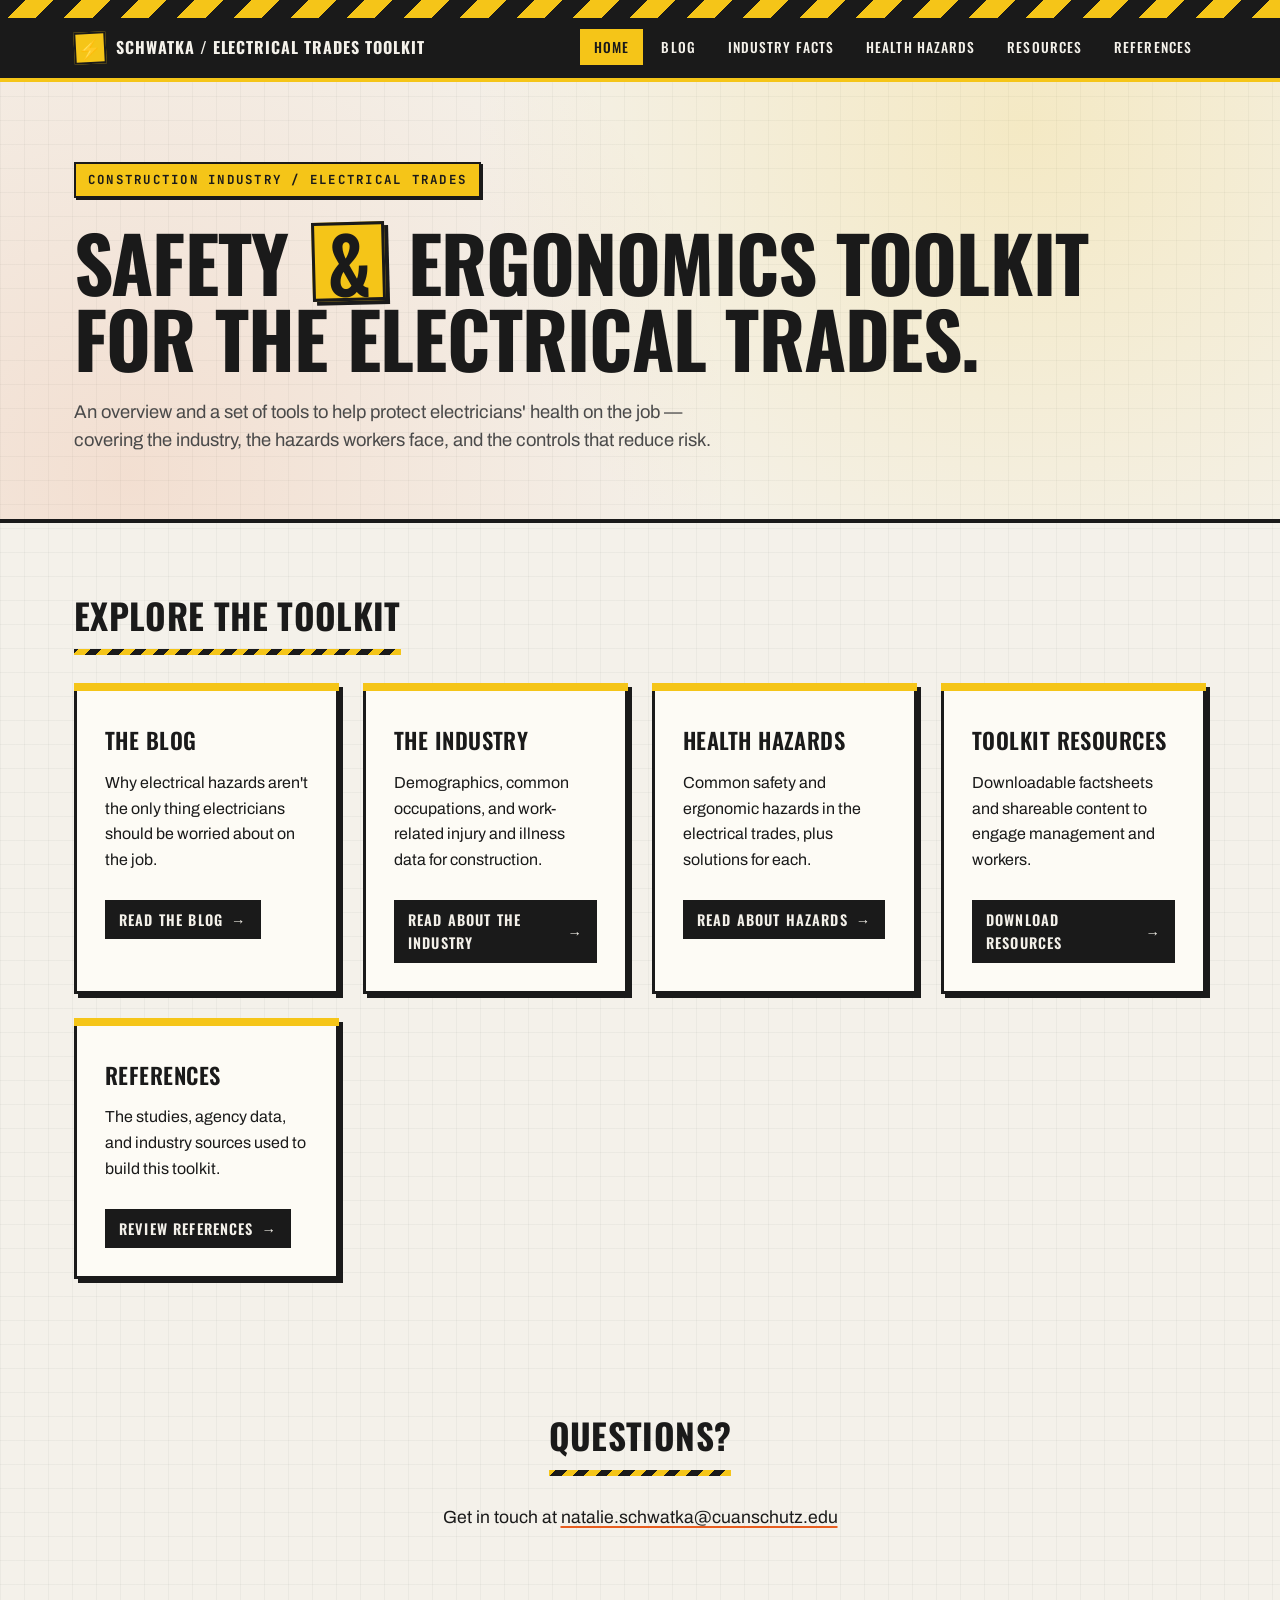
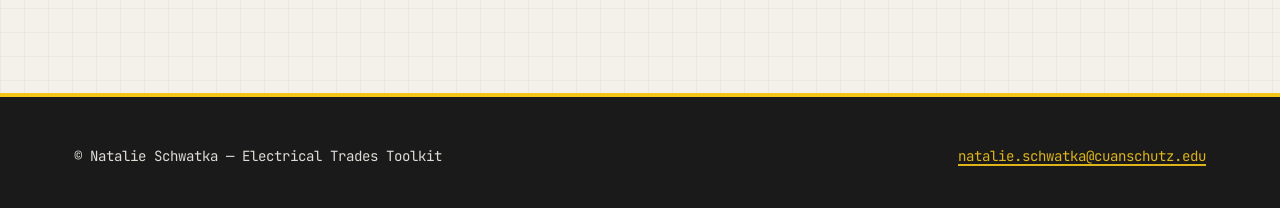
<file: index.html>
<!DOCTYPE html>
<html lang="en">
<head>
<meta charset="UTF-8">
<meta name="viewport" content="width=device-width, initial-scale=1.0">
<title>Electrical Trades Toolkit — Natalie Schwatka</title>
<meta name="description" content="Occupational safety and ergonomics tool kit for the construction industry: electrical trades.">
<link rel="stylesheet" href="styles.css">
</head>
<body>

<div class="hazard-stripe"></div>

<header class="site-header">
  <div class="header-inner">
    <div class="brand">
      <span class="brand-mark">⚡</span>
      <a href="index.html">Schwatka / Electrical Trades Toolkit</a>
    </div>
    <nav class="main-nav" aria-label="Main">
      <ul>
        <li><a href="index.html" class="active">Home</a></li>
        <li><a href="blog.html">Blog</a></li>
        <li><a href="industry-facts.html">Industry Facts</a></li>
        <li><a href="health-hazards.html">Health Hazards</a></li>
        <li><a href="resources.html">Resources</a></li>
        <li><a href="references.html">References</a></li>
      </ul>
    </nav>
  </div>
</header>

<section class="hero">
  <div class="container">
    <div class="eyebrow">Construction Industry / Electrical Trades</div>
    <h1>Safety <span class="accent">&amp;</span> ergonomics toolkit for the electrical trades.</h1>
    <p class="lede">An overview and a set of tools to help protect electricians' health on the job — covering the industry, the hazards workers face, and the controls that reduce risk.</p>
  </div>
</section>

<section>
  <div class="container">
    <h2>Explore the toolkit</h2>
    <div class="card-grid">
      <div class="card">
        <h3>The blog</h3>
        <p>Why electrical hazards aren't the only thing electricians should be worried about on the job.</p>
        <a class="card-link" href="blog.html">Read the blog</a>
      </div>
      <div class="card">
        <h3>The industry</h3>
        <p>Demographics, common occupations, and work-related injury and illness data for construction.</p>
        <a class="card-link" href="industry-facts.html">Read about the industry</a>
      </div>
      <div class="card">
        <h3>Health hazards</h3>
        <p>Common safety and ergonomic hazards in the electrical trades, plus solutions for each.</p>
        <a class="card-link" href="health-hazards.html">Read about hazards</a>
      </div>
      <div class="card">
        <h3>Toolkit resources</h3>
        <p>Downloadable factsheets and shareable content to engage management and workers.</p>
        <a class="card-link" href="resources.html">Download resources</a>
      </div>
      <div class="card">
        <h3>References</h3>
        <p>The studies, agency data, and industry sources used to build this toolkit.</p>
        <a class="card-link" href="references.html">Review references</a>
      </div>
    </div>
  </div>
</section>

<section>
  <div class="narrow" style="text-align:center;">
    <h2>Questions?</h2>
    <p style="font-size:1.1rem;">Get in touch at <a href="mailto:natalie.schwatka@cuanschutz.edu">natalie.schwatka@cuanschutz.edu</a></p>
  </div>
</section>

<footer class="site-footer">
  <div class="container">
    <p>&copy; Natalie Schwatka — Electrical Trades Toolkit</p>
    <p><a href="mailto:natalie.schwatka@cuanschutz.edu">natalie.schwatka@cuanschutz.edu</a></p>
  </div>
</footer>

</body>
</html>
</file>
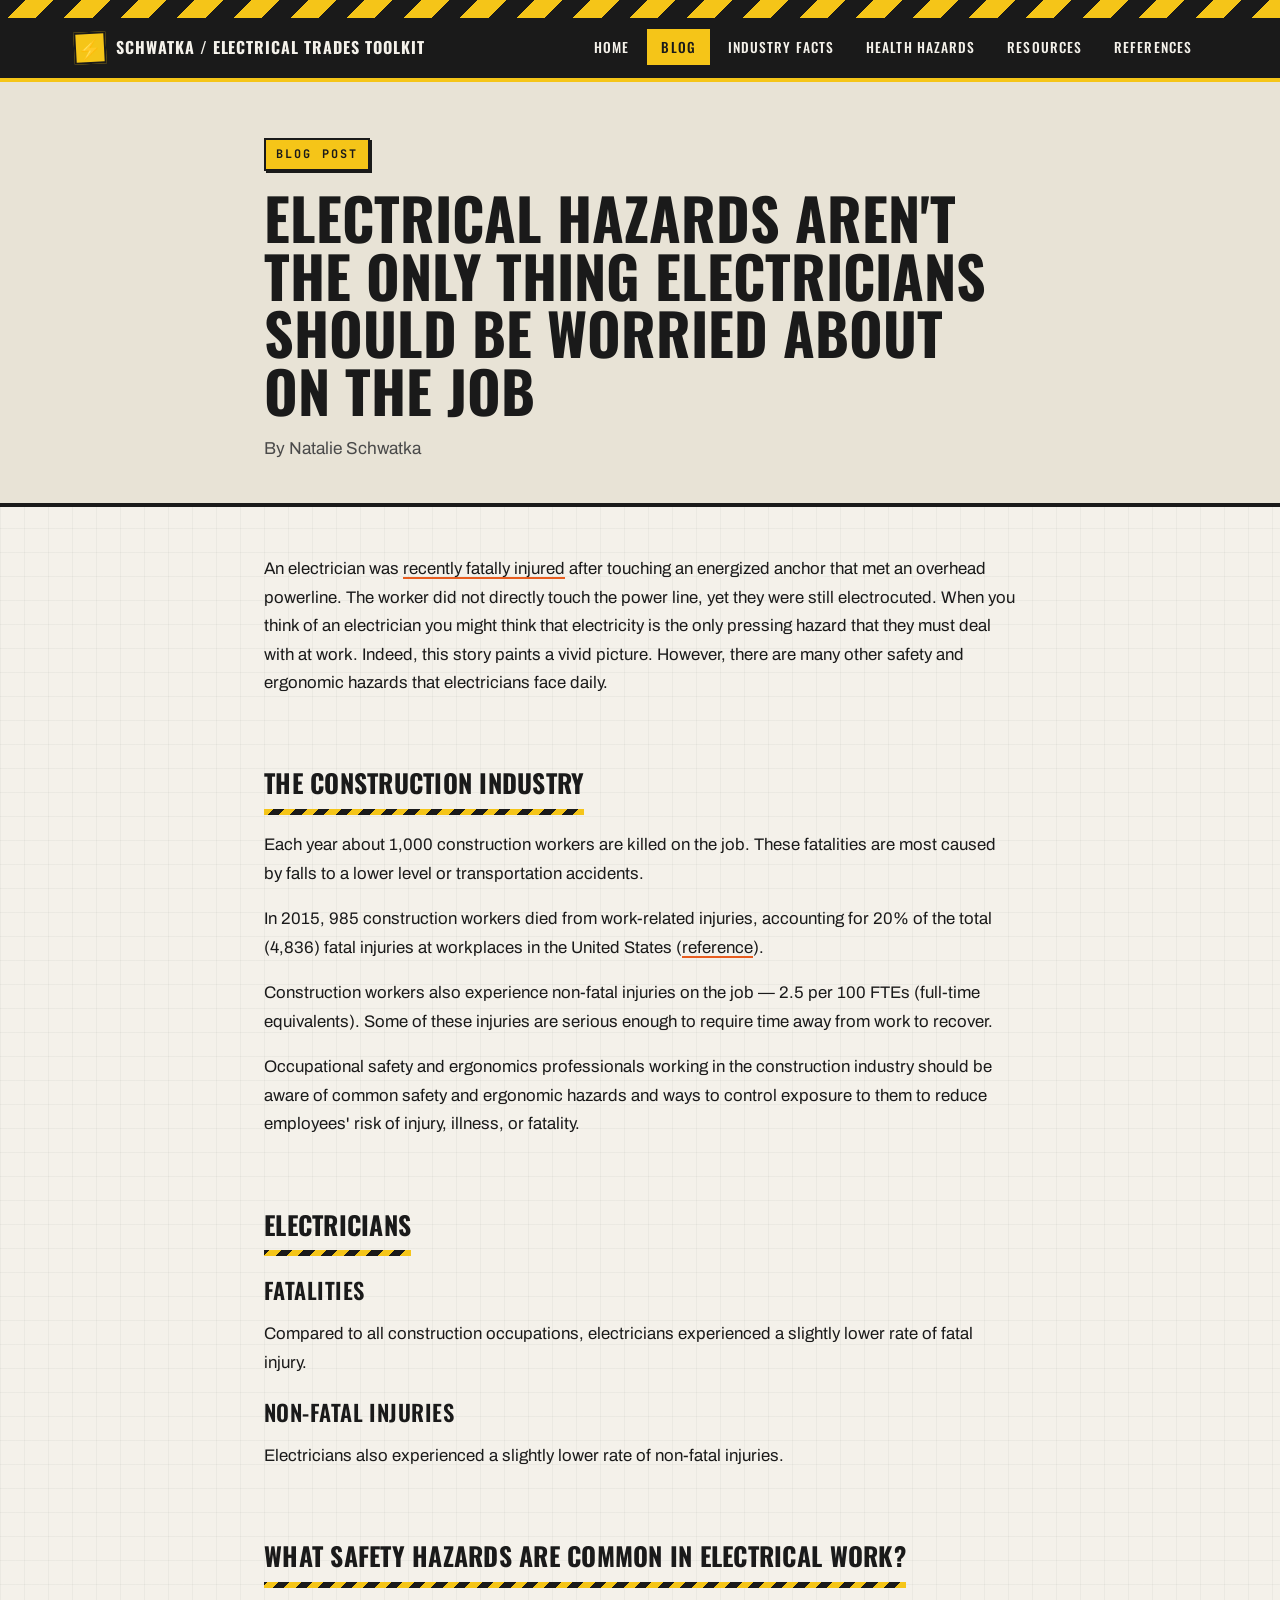
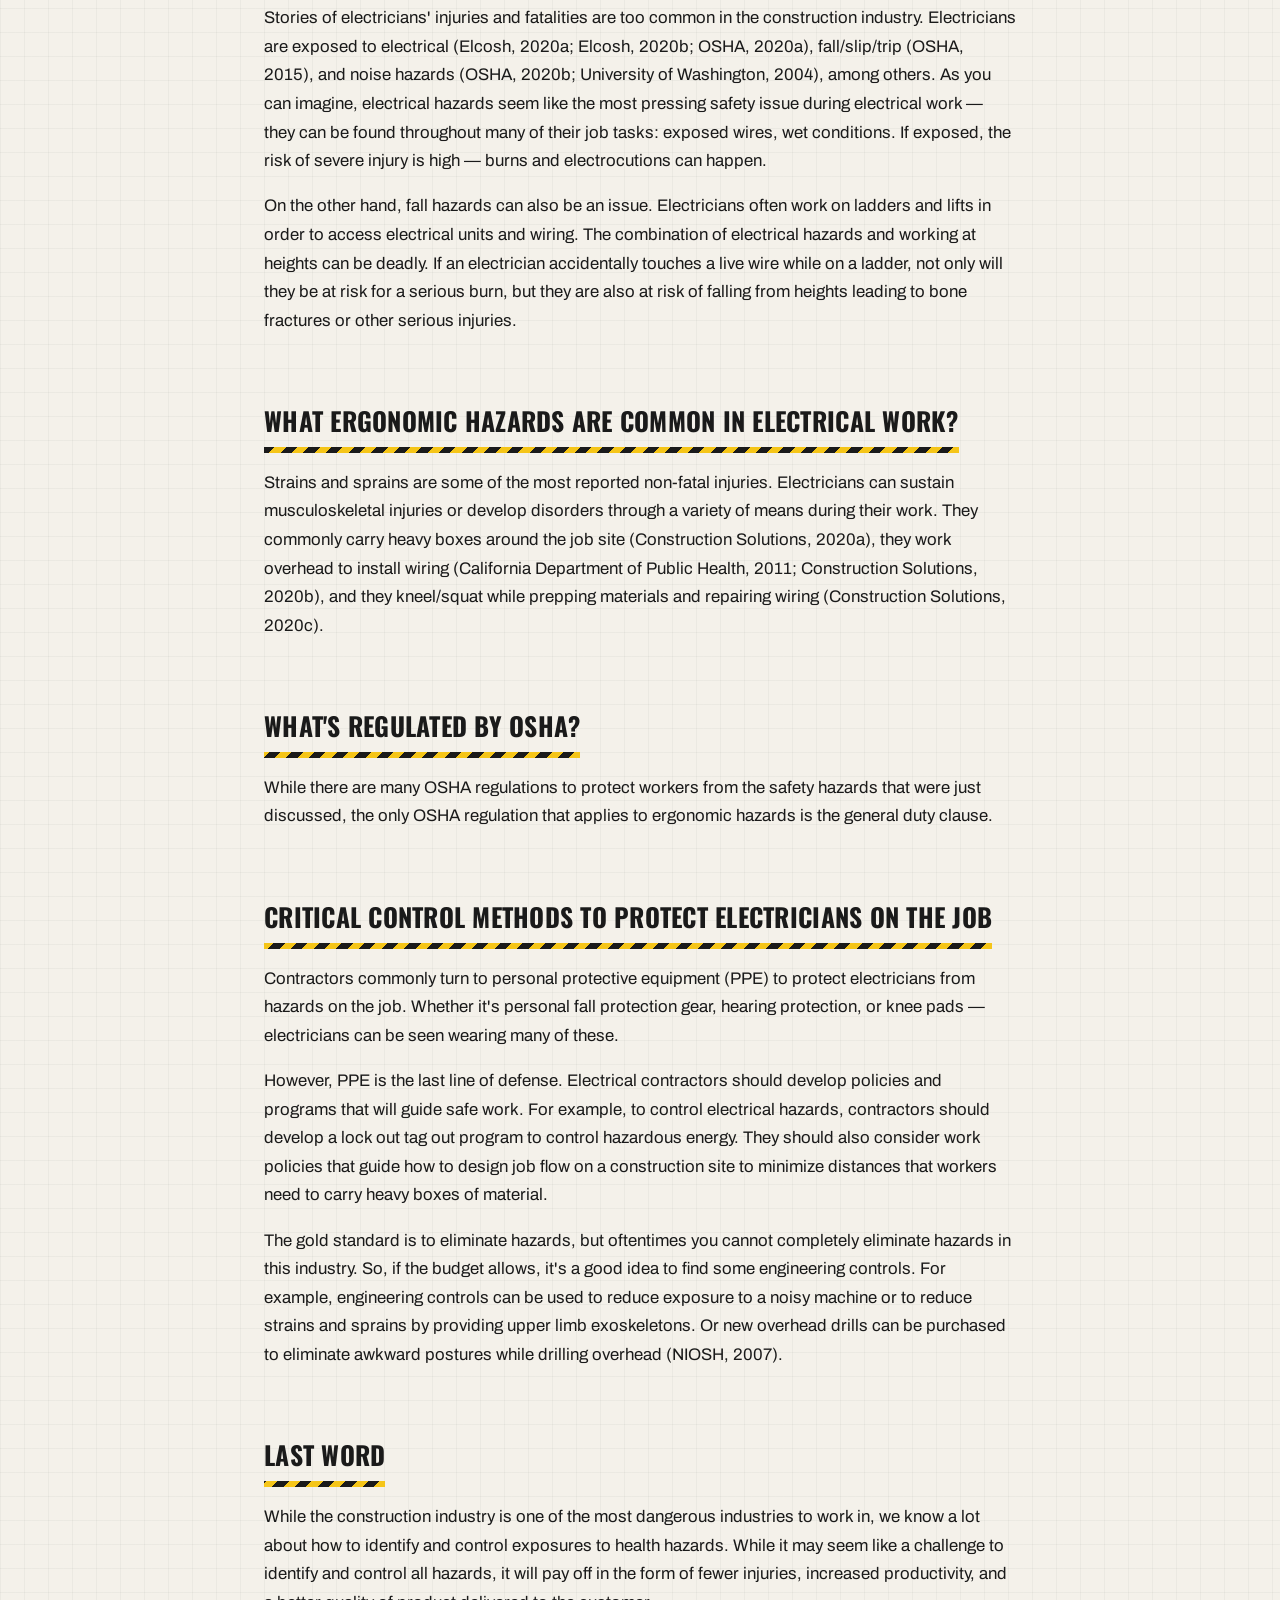
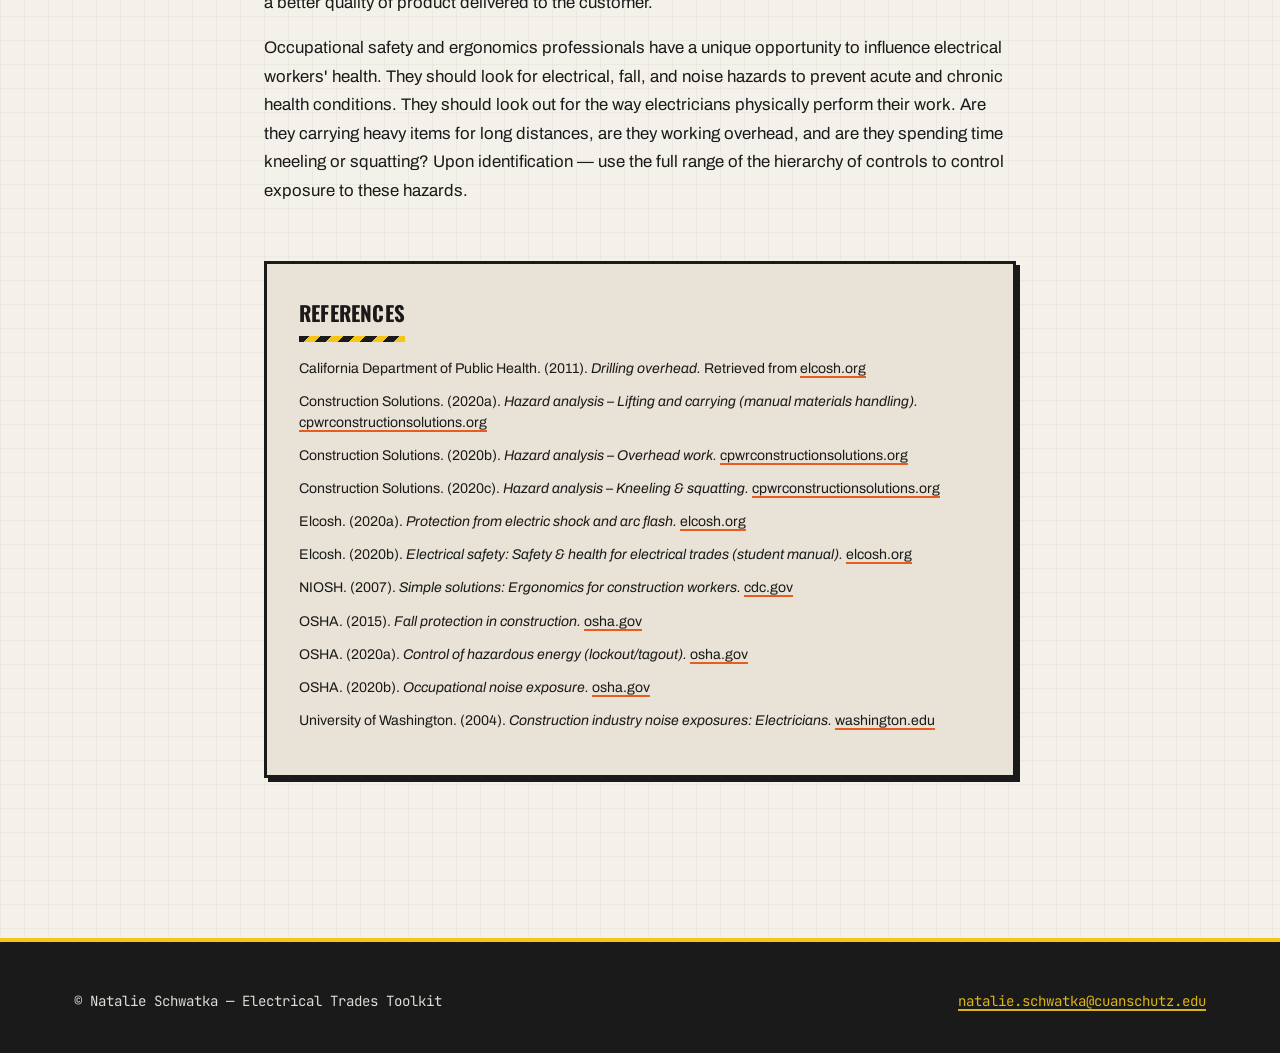
<file: blog.html>
<!DOCTYPE html>
<html lang="en">
<head>
<meta charset="UTF-8">
<meta name="viewport" content="width=device-width, initial-scale=1.0">
<title>Blog — Electrical Trades Toolkit</title>
<link rel="stylesheet" href="styles.css">
</head>
<body>

<div class="hazard-stripe"></div>

<header class="site-header">
  <div class="header-inner">
    <div class="brand">
      <span class="brand-mark">⚡</span>
      <a href="index.html">Schwatka / Electrical Trades Toolkit</a>
    </div>
    <nav class="main-nav" aria-label="Main">
      <ul>
        <li><a href="index.html">Home</a></li>
        <li><a href="blog.html" class="active">Blog</a></li>
        <li><a href="industry-facts.html">Industry Facts</a></li>
        <li><a href="health-hazards.html">Health Hazards</a></li>
        <li><a href="resources.html">Resources</a></li>
        <li><a href="references.html">References</a></li>
      </ul>
    </nav>
  </div>
</header>

<section class="page-header">
  <div class="narrow">
    <div class="eyebrow">Blog Post</div>
    <h1>Electrical hazards aren't the only thing electricians should be worried about on the job</h1>
    <p class="lede">By Natalie Schwatka</p>
  </div>
</section>

<article class="article">
  <div class="narrow">

    <p>An electrician was <a href="https://www.ecmag.com/section/safety/dont-touch-electrocution-fatality-report" target="_blank" rel="noopener">recently fatally injured</a> after touching an energized anchor that met an overhead powerline. The worker did not directly touch the power line, yet they were still electrocuted. When you think of an electrician you might think that electricity is the only pressing hazard that they must deal with at work. Indeed, this story paints a vivid picture. However, there are many other safety and ergonomic hazards that electricians face daily.</p>

    <h2>The construction industry</h2>
    <p>Each year about 1,000 construction workers are killed on the job. These fatalities are most caused by falls to a lower level or transportation accidents.</p>
    <p>In 2015, 985 construction workers died from work-related injuries, accounting for 20% of the total (4,836) fatal injuries at workplaces in the United States (<a href="https://www.cpwr.com/research/data-center/the-construction-chart-book/chart-book-6th-edition-fatal-and-nonfatal-injuries-fatal-and-nonfatal-injuries-in-construction-and-other-industries/" target="_blank" rel="noopener">reference</a>).</p>
    <p>Construction workers also experience non-fatal injuries on the job — 2.5 per 100 FTEs (full-time equivalents). Some of these injuries are serious enough to require time away from work to recover.</p>
    <p>Occupational safety and ergonomics professionals working in the construction industry should be aware of common safety and ergonomic hazards and ways to control exposure to them to reduce employees' risk of injury, illness, or fatality.</p>

    <h2>Electricians</h2>

    <h3>Fatalities</h3>
    <p>Compared to all construction occupations, electricians experienced a slightly lower rate of fatal injury.</p>

    <h3>Non-fatal injuries</h3>
    <p>Electricians also experienced a slightly lower rate of non-fatal injuries.</p>

    <h2>What safety hazards are common in electrical work?</h2>
    <p>Stories of electricians' injuries and fatalities are too common in the construction industry. Electricians are exposed to electrical (Elcosh, 2020a; Elcosh, 2020b; OSHA, 2020a), fall/slip/trip (OSHA, 2015), and noise hazards (OSHA, 2020b; University of Washington, 2004), among others. As you can imagine, electrical hazards seem like the most pressing safety issue during electrical work — they can be found throughout many of their job tasks: exposed wires, wet conditions. If exposed, the risk of severe injury is high — burns and electrocutions can happen.</p>
    <p>On the other hand, fall hazards can also be an issue. Electricians often work on ladders and lifts in order to access electrical units and wiring. The combination of electrical hazards and working at heights can be deadly. If an electrician accidentally touches a live wire while on a ladder, not only will they be at risk for a serious burn, but they are also at risk of falling from heights leading to bone fractures or other serious injuries.</p>

    <h2>What ergonomic hazards are common in electrical work?</h2>
    <p>Strains and sprains are some of the most reported non-fatal injuries. Electricians can sustain musculoskeletal injuries or develop disorders through a variety of means during their work. They commonly carry heavy boxes around the job site (Construction Solutions, 2020a), they work overhead to install wiring (California Department of Public Health, 2011; Construction Solutions, 2020b), and they kneel/squat while prepping materials and repairing wiring (Construction Solutions, 2020c).</p>

    <h2>What's regulated by OSHA?</h2>
    <p>While there are many OSHA regulations to protect workers from the safety hazards that were just discussed, the only OSHA regulation that applies to ergonomic hazards is the general duty clause.</p>

    <h2>Critical control methods to protect electricians on the job</h2>
    <p>Contractors commonly turn to personal protective equipment (PPE) to protect electricians from hazards on the job. Whether it's personal fall protection gear, hearing protection, or knee pads — electricians can be seen wearing many of these.</p>
    <p>However, PPE is the last line of defense. Electrical contractors should develop policies and programs that will guide safe work. For example, to control electrical hazards, contractors should develop a lock out tag out program to control hazardous energy. They should also consider work policies that guide how to design job flow on a construction site to minimize distances that workers need to carry heavy boxes of material.</p>
    <p>The gold standard is to eliminate hazards, but oftentimes you cannot completely eliminate hazards in this industry. So, if the budget allows, it's a good idea to find some engineering controls. For example, engineering controls can be used to reduce exposure to a noisy machine or to reduce strains and sprains by providing upper limb exoskeletons. Or new overhead drills can be purchased to eliminate awkward postures while drilling overhead (NIOSH, 2007).</p>

    <h2>Last word</h2>
    <p>While the construction industry is one of the most dangerous industries to work in, we know a lot about how to identify and control exposures to health hazards. While it may seem like a challenge to identify and control all hazards, it will pay off in the form of fewer injuries, increased productivity, and a better quality of product delivered to the customer.</p>
    <p>Occupational safety and ergonomics professionals have a unique opportunity to influence electrical workers' health. They should look for electrical, fall, and noise hazards to prevent acute and chronic health conditions. They should look out for the way electricians physically perform their work. Are they carrying heavy items for long distances, are they working overhead, and are they spending time kneeling or squatting? Upon identification — use the full range of the hierarchy of controls to control exposure to these hazards.</p>

    <div class="references">
      <h2>References</h2>
      <p>California Department of Public Health. (2011). <em>Drilling overhead.</em> Retrieved from <a href="http://elcosh.org/record/document/82/d001122.pdf" target="_blank" rel="noopener">elcosh.org</a></p>
      <p>Construction Solutions. (2020a). <em>Hazard analysis – Lifting and carrying (manual materials handling).</em> <a href="http://www.cpwrconstructionsolutions.org/hazard/521/lifting-and-carrying-manual-materials-handling.html" target="_blank" rel="noopener">cpwrconstructionsolutions.org</a></p>
      <p>Construction Solutions. (2020b). <em>Hazard analysis – Overhead work.</em> <a href="http://www.cpwrconstructionsolutions.org/hazard/534/overhead-work.html" target="_blank" rel="noopener">cpwrconstructionsolutions.org</a></p>
      <p>Construction Solutions. (2020c). <em>Hazard analysis – Kneeling &amp; squatting.</em> <a href="http://www.cpwrconstructionsolutions.org/hazard/557/kneeling-squatting.html" target="_blank" rel="noopener">cpwrconstructionsolutions.org</a></p>
      <p>Elcosh. (2020a). <em>Protection from electric shock and arc flash.</em> <a href="http://elcosh.org/document/1672/d000580/Protection%2BFrom%2BElectric%2BShock%2Band%2BArc%2BFlash.html" target="_blank" rel="noopener">elcosh.org</a></p>
      <p>Elcosh. (2020b). <em>Electrical safety: Safety &amp; health for electrical trades (student manual).</em> <a href="http://elcosh.org/document/1624/d000543/Electrical%2BSafety%253A%2BSafety%2B%2526%2BHealth%2Bfor%2BElectrical%2BTrades%2B%2528Student%2BManual%2529.html" target="_blank" rel="noopener">elcosh.org</a></p>
      <p>NIOSH. (2007). <em>Simple solutions: Ergonomics for construction workers.</em> <a href="https://www.cdc.gov/niosh/docs/2007-122/pdfs/2007-122.pdf" target="_blank" rel="noopener">cdc.gov</a></p>
      <p>OSHA. (2015). <em>Fall protection in construction.</em> <a href="https://www.osha.gov/Publications/OSHA3146.pdf" target="_blank" rel="noopener">osha.gov</a></p>
      <p>OSHA. (2020a). <em>Control of hazardous energy (lockout/tagout).</em> <a href="https://www.osha.gov/SLTC/controlhazardousenergy/index.html" target="_blank" rel="noopener">osha.gov</a></p>
      <p>OSHA. (2020b). <em>Occupational noise exposure.</em> <a href="https://www.osha.gov/SLTC/noisehearingconservation/index.html" target="_blank" rel="noopener">osha.gov</a></p>
      <p>University of Washington. (2004). <em>Construction industry noise exposures: Electricians.</em> <a href="http://depts.washington.edu/occnoise/content/electriciansIDweb.pdf" target="_blank" rel="noopener">washington.edu</a></p>
    </div>

  </div>
</article>

<footer class="site-footer">
  <div class="container">
    <p>&copy; Natalie Schwatka — Electrical Trades Toolkit</p>
    <p><a href="mailto:natalie.schwatka@cuanschutz.edu">natalie.schwatka@cuanschutz.edu</a></p>
  </div>
</footer>

</body>
</html>
</file>
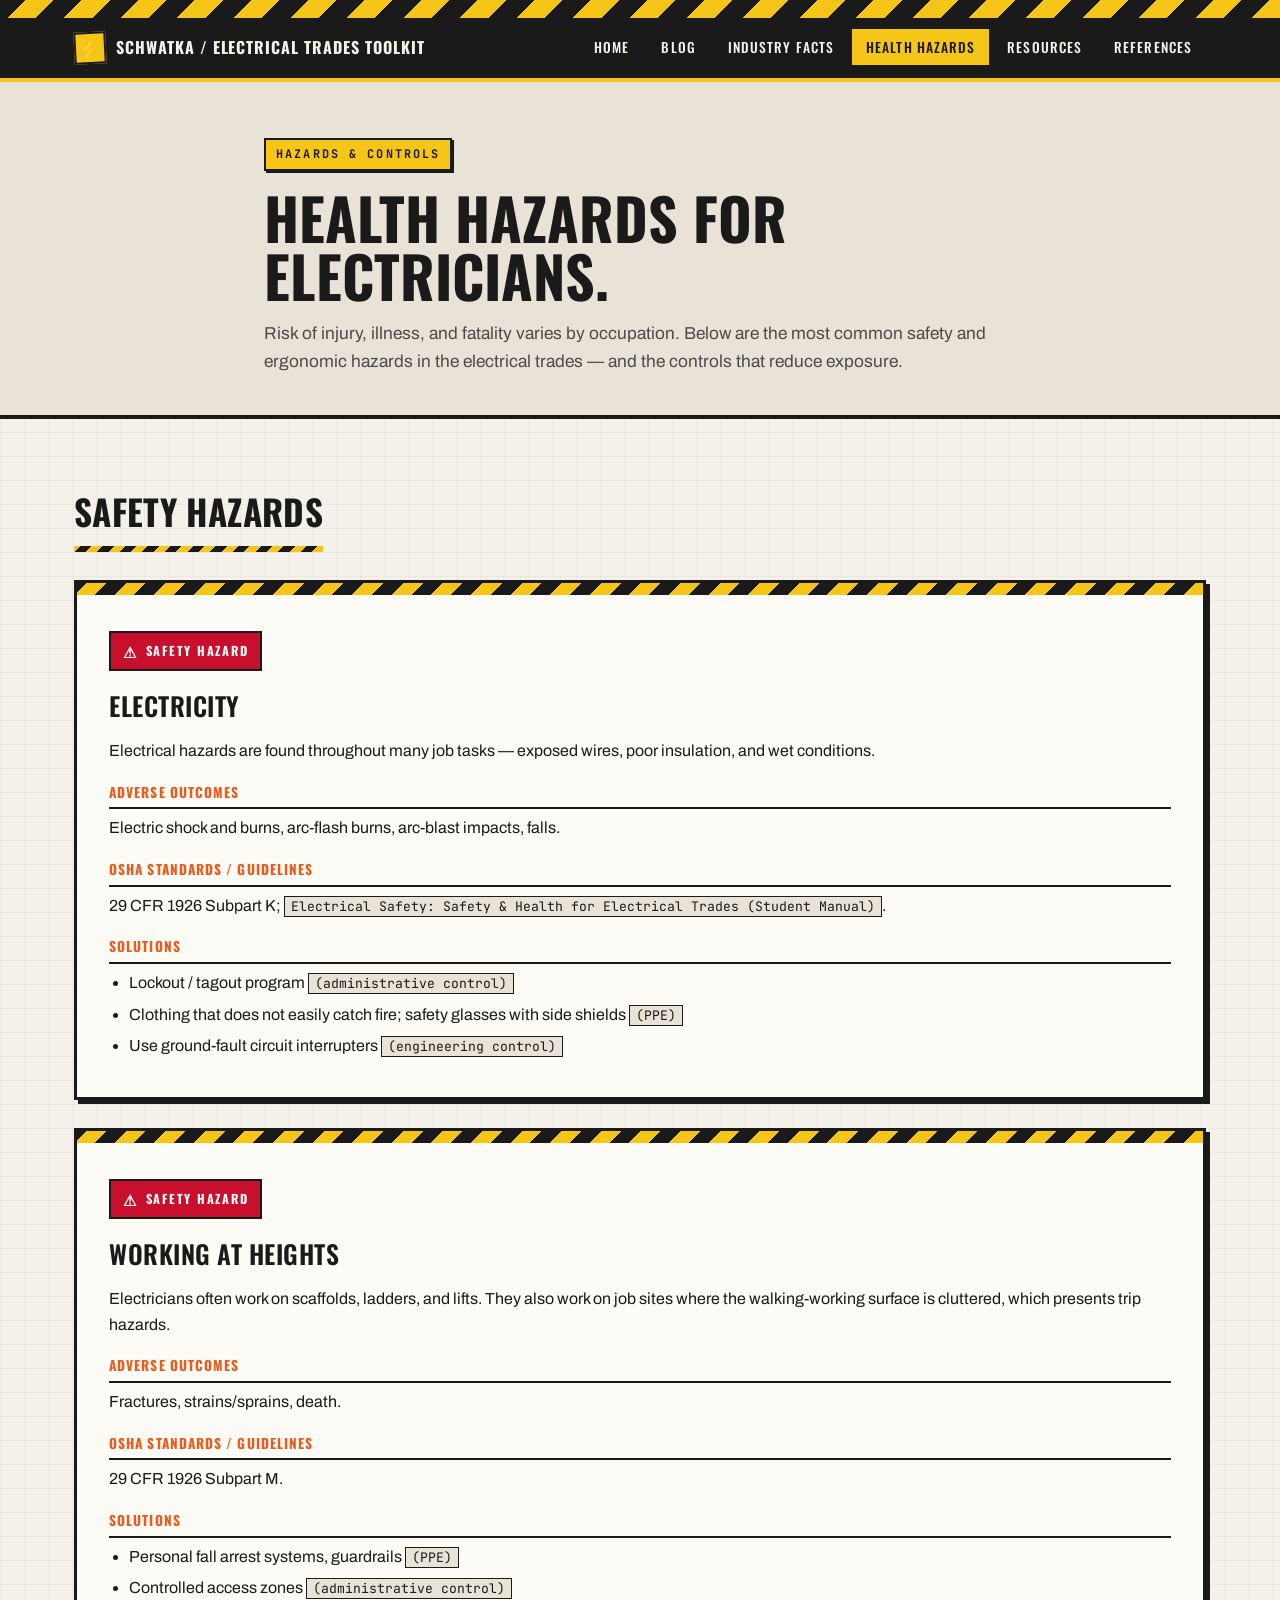
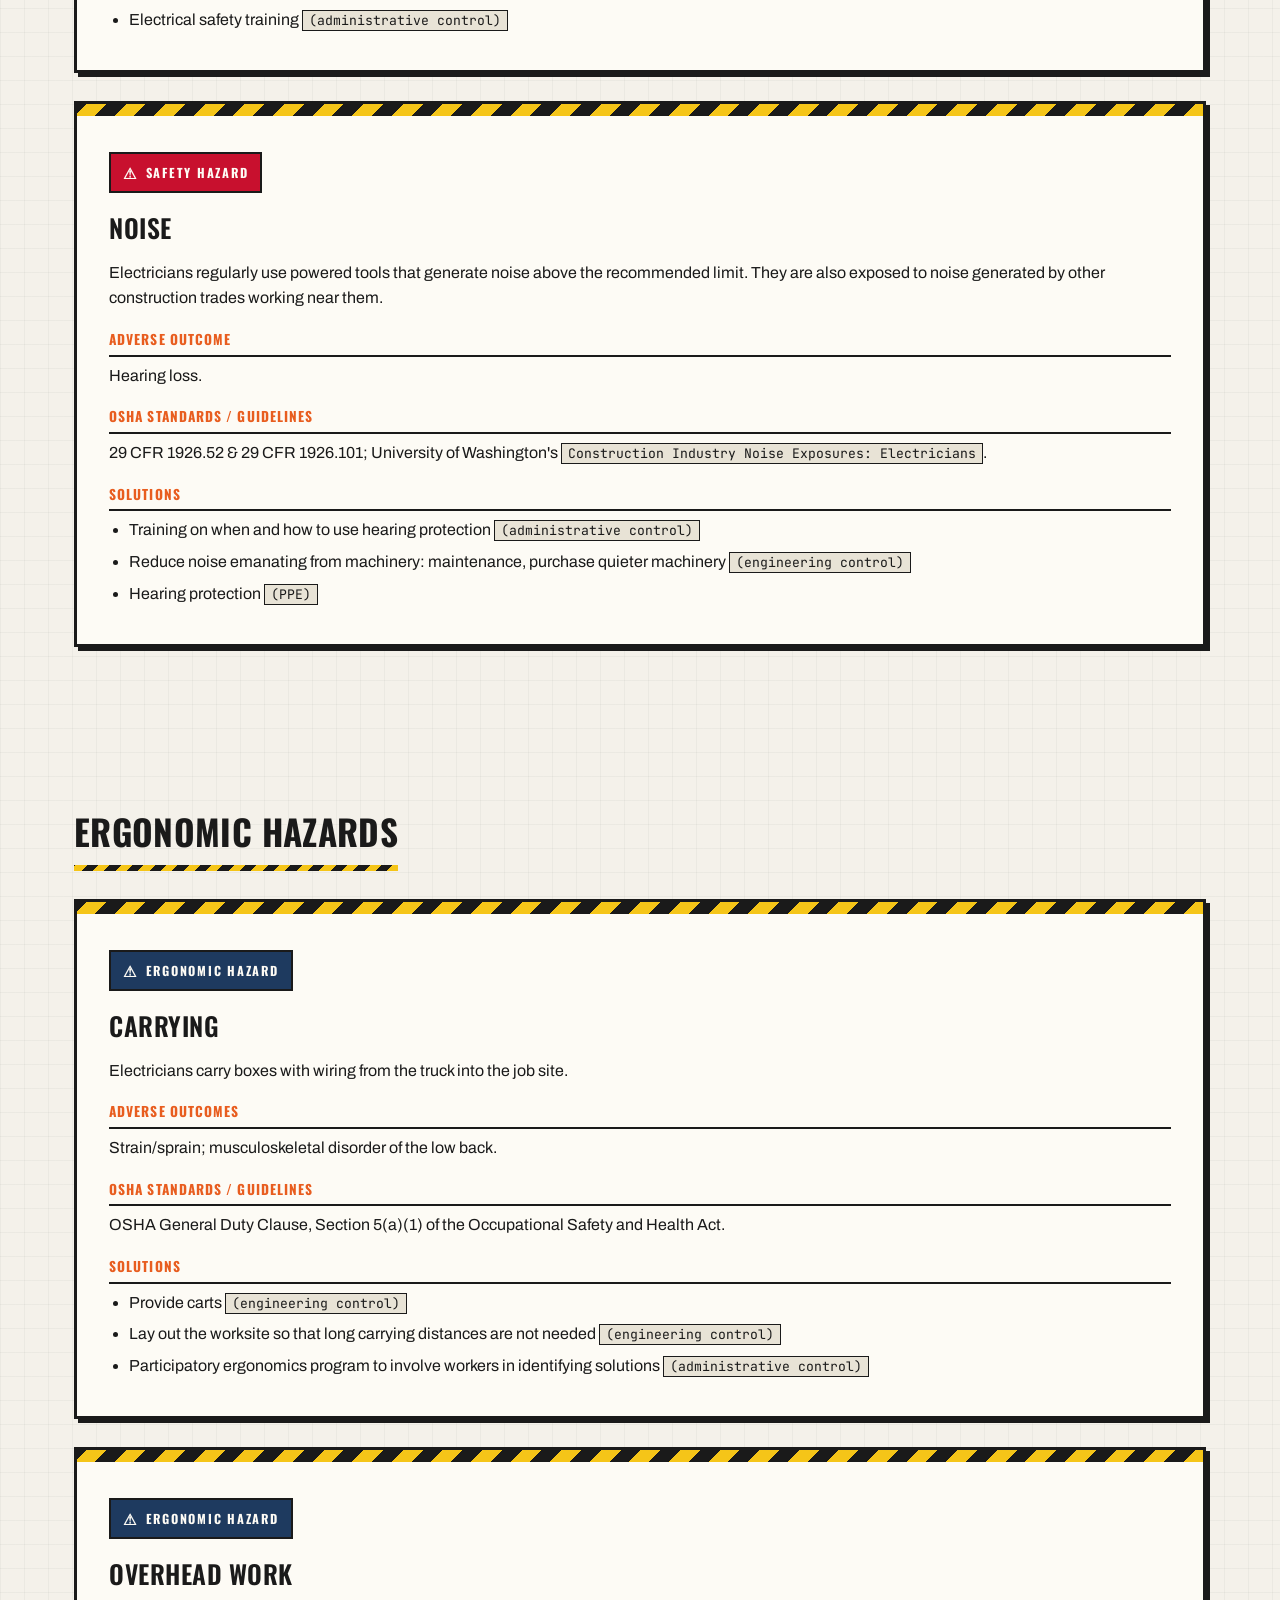
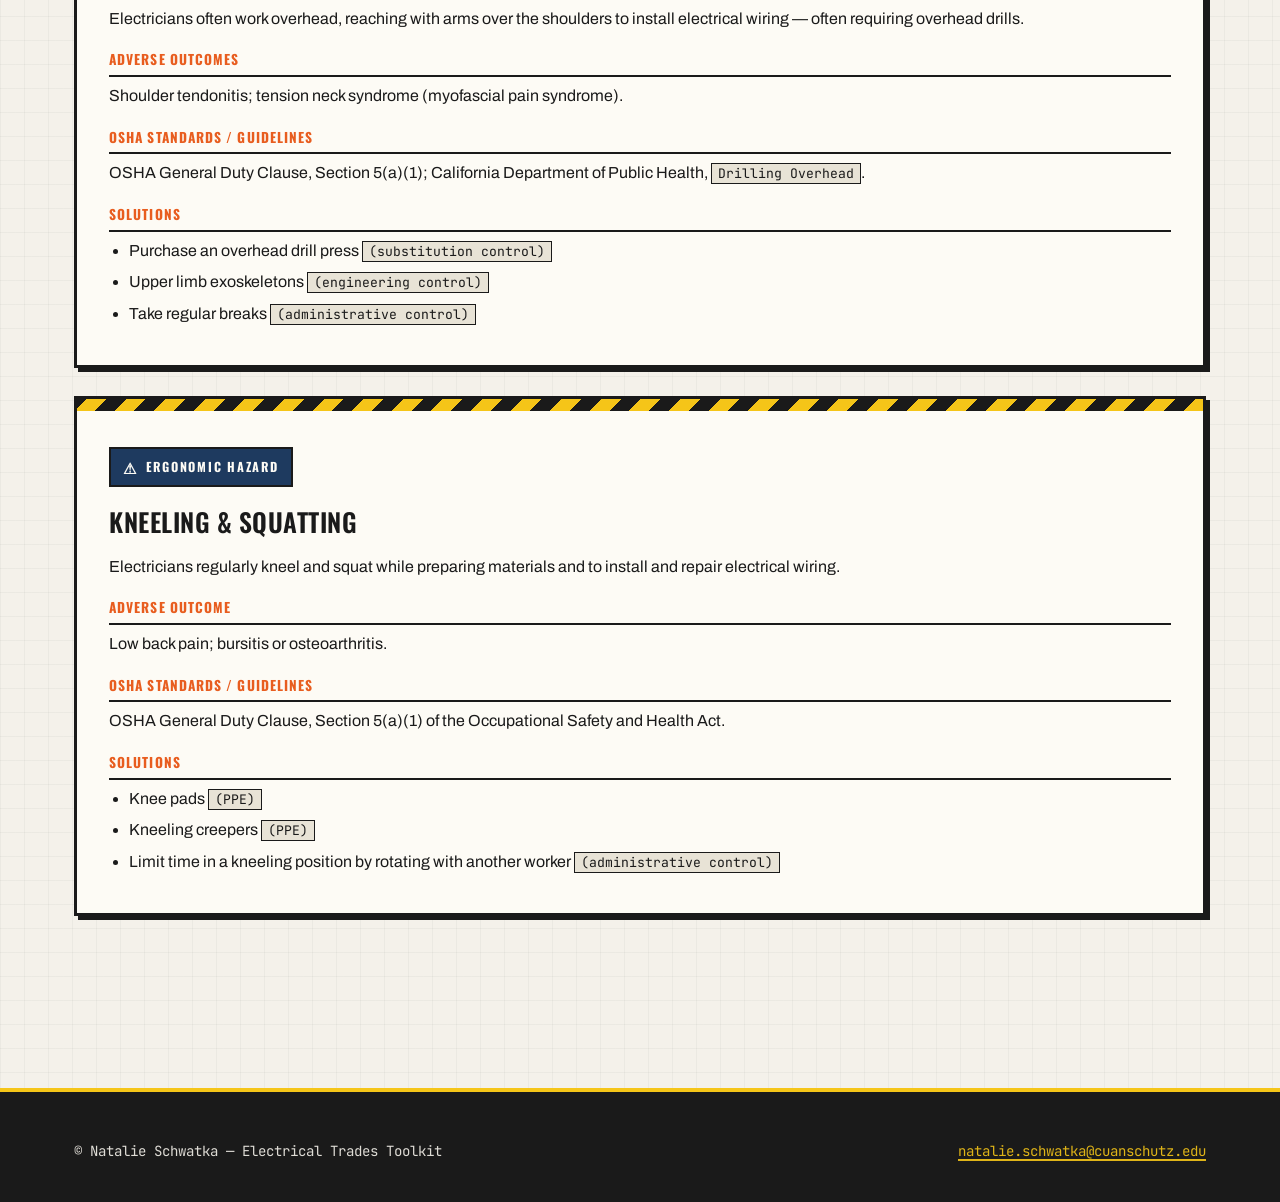
<file: health-hazards.html>
<!DOCTYPE html>
<html lang="en">
<head>
<meta charset="UTF-8">
<meta name="viewport" content="width=device-width, initial-scale=1.0">
<title>Health Hazards — Electrical Trades Toolkit</title>
<link rel="stylesheet" href="styles.css">
</head>
<body>

<div class="hazard-stripe"></div>

<header class="site-header">
  <div class="header-inner">
    <div class="brand">
      <span class="brand-mark">⚡</span>
      <a href="index.html">Schwatka / Electrical Trades Toolkit</a>
    </div>
    <nav class="main-nav" aria-label="Main">
      <ul>
        <li><a href="index.html">Home</a></li>
        <li><a href="blog.html">Blog</a></li>
        <li><a href="industry-facts.html">Industry Facts</a></li>
        <li><a href="health-hazards.html" class="active">Health Hazards</a></li>
        <li><a href="resources.html">Resources</a></li>
        <li><a href="references.html">References</a></li>
      </ul>
    </nav>
  </div>
</header>

<section class="page-header">
  <div class="narrow">
    <div class="eyebrow">Hazards &amp; Controls</div>
    <h1>Health hazards for electricians.</h1>
    <p class="lede">Risk of injury, illness, and fatality varies by occupation. Below are the most common safety and ergonomic hazards in the electrical trades — and the controls that reduce exposure.</p>
  </div>
</section>

<section>
  <div class="container">
    <h2>Safety hazards</h2>

    <div class="hazard">
      <span class="hazard-tag safety">Safety Hazard</span>
      <h3>Electricity</h3>
      <p>Electrical hazards are found throughout many job tasks — exposed wires, poor insulation, and wet conditions.</p>
      <dl>
        <dt>Adverse outcomes</dt>
        <dd>Electric shock and burns, arc-flash burns, arc-blast impacts, falls.</dd>
        <dt>OSHA standards / guidelines</dt>
        <dd>29 CFR 1926 Subpart K; <em>Electrical Safety: Safety &amp; Health for Electrical Trades (Student Manual)</em>.</dd>
        <dt>Solutions</dt>
        <dd>
          <ul>
            <li>Lockout / tagout program <em>(administrative control)</em></li>
            <li>Clothing that does not easily catch fire; safety glasses with side shields <em>(PPE)</em></li>
            <li>Use ground-fault circuit interrupters <em>(engineering control)</em></li>
          </ul>
        </dd>
      </dl>
    </div>

    <div class="hazard">
      <span class="hazard-tag safety">Safety Hazard</span>
      <h3>Working at heights</h3>
      <p>Electricians often work on scaffolds, ladders, and lifts. They also work on job sites where the walking-working surface is cluttered, which presents trip hazards.</p>
      <dl>
        <dt>Adverse outcomes</dt>
        <dd>Fractures, strains/sprains, death.</dd>
        <dt>OSHA standards / guidelines</dt>
        <dd>29 CFR 1926 Subpart M.</dd>
        <dt>Solutions</dt>
        <dd>
          <ul>
            <li>Personal fall arrest systems, guardrails <em>(PPE)</em></li>
            <li>Controlled access zones <em>(administrative control)</em></li>
            <li>Electrical safety training <em>(administrative control)</em></li>
          </ul>
        </dd>
      </dl>
    </div>

    <div class="hazard">
      <span class="hazard-tag safety">Safety Hazard</span>
      <h3>Noise</h3>
      <p>Electricians regularly use powered tools that generate noise above the recommended limit. They are also exposed to noise generated by other construction trades working near them.</p>
      <dl>
        <dt>Adverse outcome</dt>
        <dd>Hearing loss.</dd>
        <dt>OSHA standards / guidelines</dt>
        <dd>29 CFR 1926.52 &amp; 29 CFR 1926.101; University of Washington's <em>Construction Industry Noise Exposures: Electricians</em>.</dd>
        <dt>Solutions</dt>
        <dd>
          <ul>
            <li>Training on when and how to use hearing protection <em>(administrative control)</em></li>
            <li>Reduce noise emanating from machinery: maintenance, purchase quieter machinery <em>(engineering control)</em></li>
            <li>Hearing protection <em>(PPE)</em></li>
          </ul>
        </dd>
      </dl>
    </div>
  </div>
</section>

<section>
  <div class="container">
    <h2>Ergonomic hazards</h2>

    <div class="hazard">
      <span class="hazard-tag ergo">Ergonomic Hazard</span>
      <h3>Carrying</h3>
      <p>Electricians carry boxes with wiring from the truck into the job site.</p>
      <dl>
        <dt>Adverse outcomes</dt>
        <dd>Strain/sprain; musculoskeletal disorder of the low back.</dd>
        <dt>OSHA standards / guidelines</dt>
        <dd>OSHA General Duty Clause, Section 5(a)(1) of the Occupational Safety and Health Act.</dd>
        <dt>Solutions</dt>
        <dd>
          <ul>
            <li>Provide carts <em>(engineering control)</em></li>
            <li>Lay out the worksite so that long carrying distances are not needed <em>(engineering control)</em></li>
            <li>Participatory ergonomics program to involve workers in identifying solutions <em>(administrative control)</em></li>
          </ul>
        </dd>
      </dl>
    </div>

    <div class="hazard">
      <span class="hazard-tag ergo">Ergonomic Hazard</span>
      <h3>Overhead work</h3>
      <p>Electricians often work overhead, reaching with arms over the shoulders to install electrical wiring — often requiring overhead drills.</p>
      <dl>
        <dt>Adverse outcomes</dt>
        <dd>Shoulder tendonitis; tension neck syndrome (myofascial pain syndrome).</dd>
        <dt>OSHA standards / guidelines</dt>
        <dd>OSHA General Duty Clause, Section 5(a)(1); California Department of Public Health, <em>Drilling Overhead</em>.</dd>
        <dt>Solutions</dt>
        <dd>
          <ul>
            <li>Purchase an overhead drill press <em>(substitution control)</em></li>
            <li>Upper limb exoskeletons <em>(engineering control)</em></li>
            <li>Take regular breaks <em>(administrative control)</em></li>
          </ul>
        </dd>
      </dl>
    </div>

    <div class="hazard">
      <span class="hazard-tag ergo">Ergonomic Hazard</span>
      <h3>Kneeling &amp; squatting</h3>
      <p>Electricians regularly kneel and squat while preparing materials and to install and repair electrical wiring.</p>
      <dl>
        <dt>Adverse outcome</dt>
        <dd>Low back pain; bursitis or osteoarthritis.</dd>
        <dt>OSHA standards / guidelines</dt>
        <dd>OSHA General Duty Clause, Section 5(a)(1) of the Occupational Safety and Health Act.</dd>
        <dt>Solutions</dt>
        <dd>
          <ul>
            <li>Knee pads <em>(PPE)</em></li>
            <li>Kneeling creepers <em>(PPE)</em></li>
            <li>Limit time in a kneeling position by rotating with another worker <em>(administrative control)</em></li>
          </ul>
        </dd>
      </dl>
    </div>
  </div>
</section>

<footer class="site-footer">
  <div class="container">
    <p>&copy; Natalie Schwatka — Electrical Trades Toolkit</p>
    <p><a href="mailto:natalie.schwatka@cuanschutz.edu">natalie.schwatka@cuanschutz.edu</a></p>
  </div>
</footer>

</body>
</html>
</file>
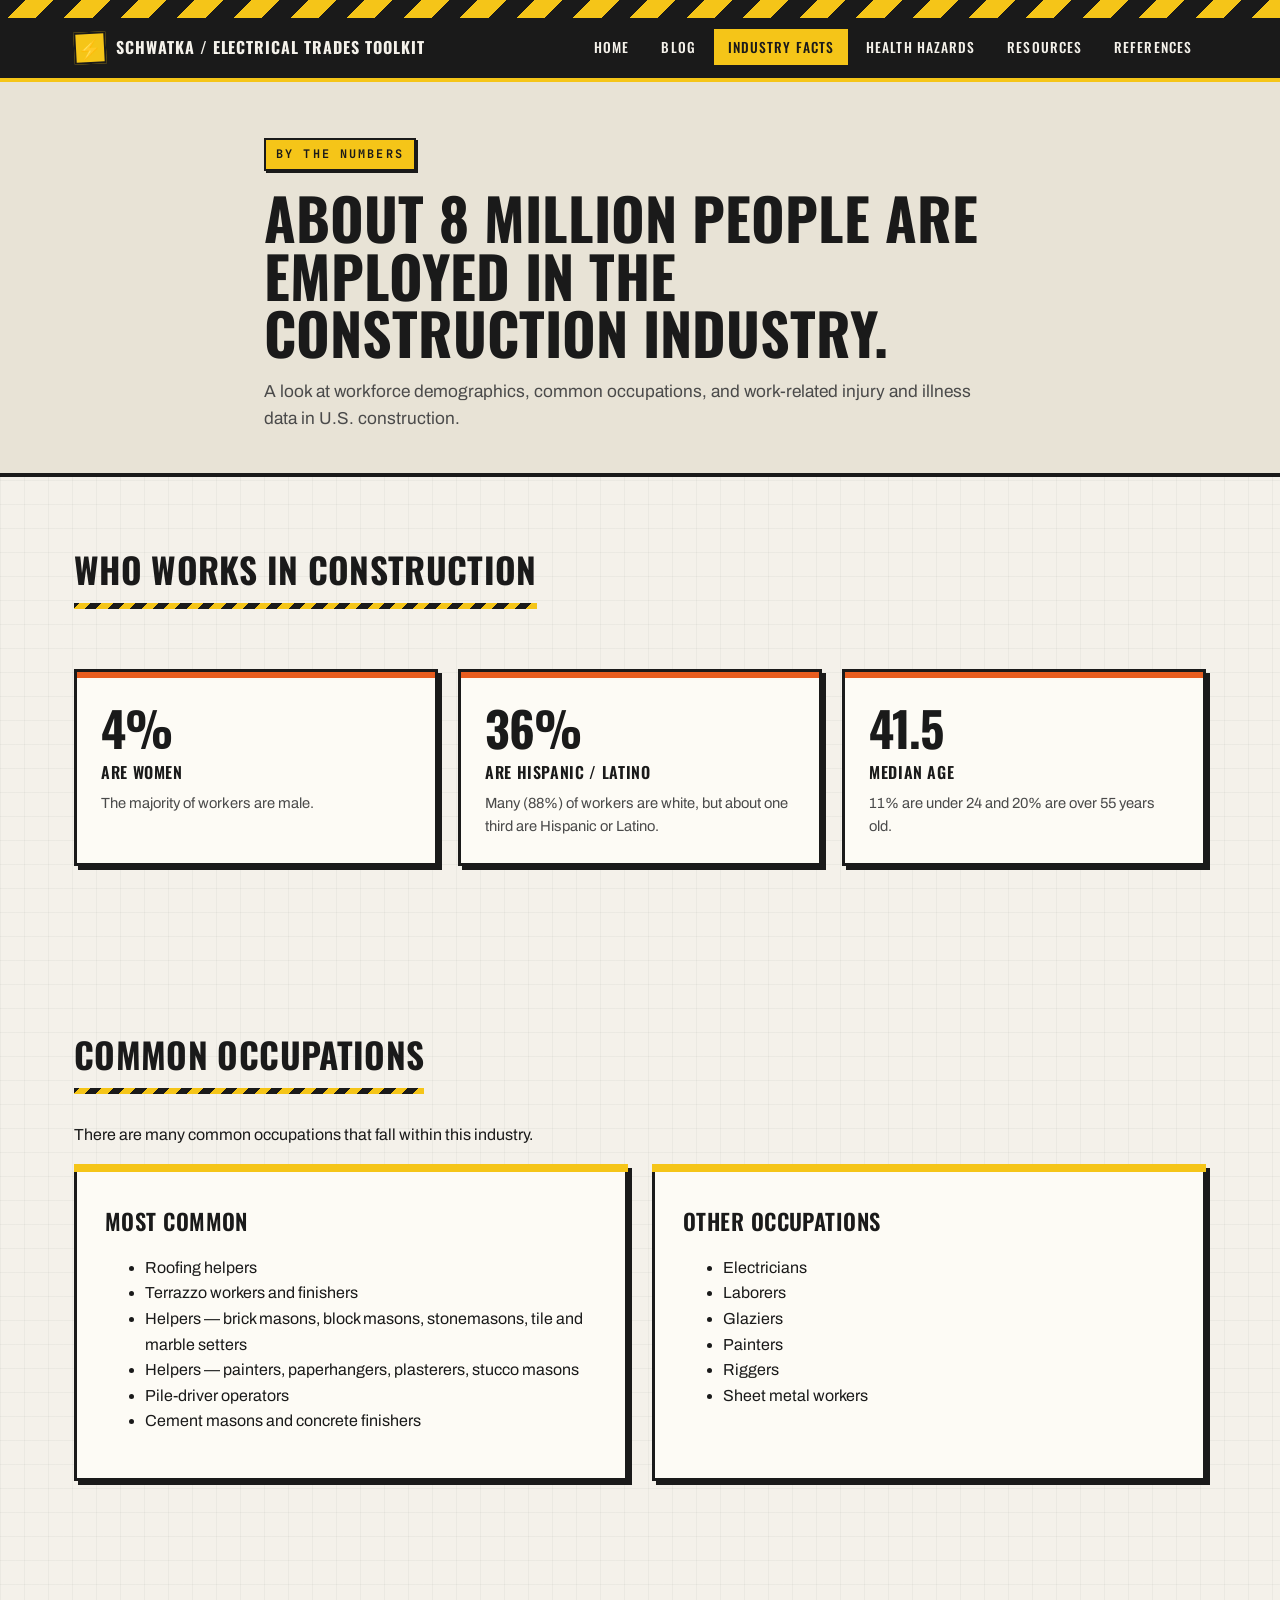
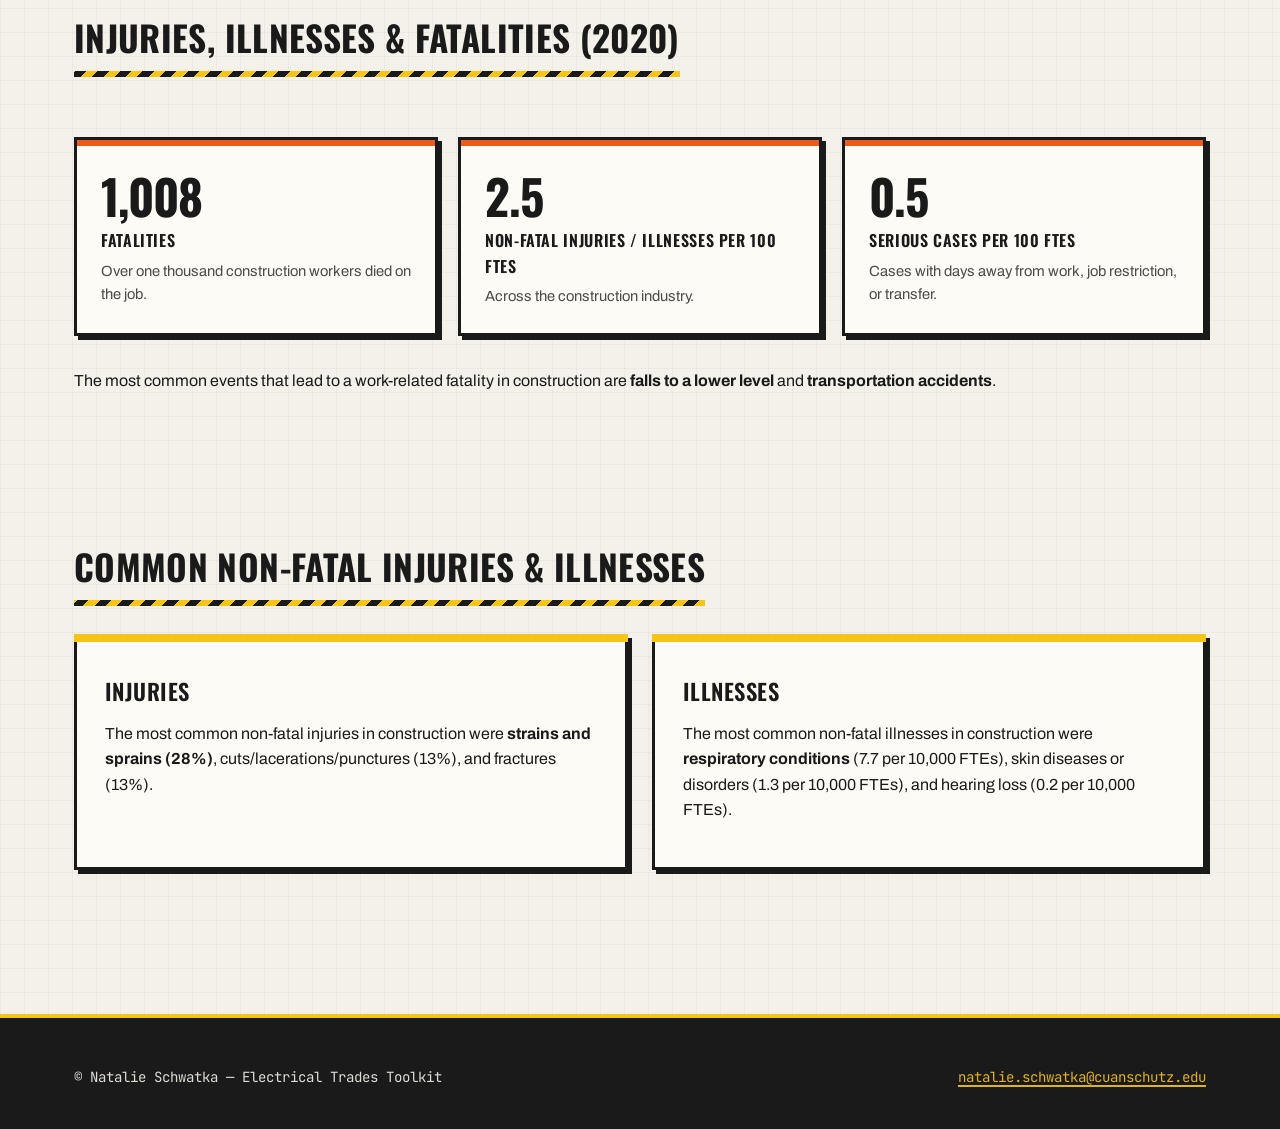
<file: industry-facts.html>
<!DOCTYPE html>
<html lang="en">
<head>
<meta charset="UTF-8">
<meta name="viewport" content="width=device-width, initial-scale=1.0">
<title>Industry Facts — Electrical Trades Toolkit</title>
<link rel="stylesheet" href="styles.css">
</head>
<body>

<div class="hazard-stripe"></div>

<header class="site-header">
  <div class="header-inner">
    <div class="brand">
      <span class="brand-mark">⚡</span>
      <a href="index.html">Schwatka / Electrical Trades Toolkit</a>
    </div>
    <nav class="main-nav" aria-label="Main">
      <ul>
        <li><a href="index.html">Home</a></li>
        <li><a href="blog.html">Blog</a></li>
        <li><a href="industry-facts.html" class="active">Industry Facts</a></li>
        <li><a href="health-hazards.html">Health Hazards</a></li>
        <li><a href="resources.html">Resources</a></li>
        <li><a href="references.html">References</a></li>
      </ul>
    </nav>
  </div>
</header>

<section class="page-header">
  <div class="narrow">
    <div class="eyebrow">By the Numbers</div>
    <h1>About 8 million people are employed in the construction industry.</h1>
    <p class="lede">A look at workforce demographics, common occupations, and work-related injury and illness data in U.S. construction.</p>
  </div>
</section>

<section>
  <div class="container">
    <h2>Who works in construction</h2>
    <div class="stats-grid">
      <div class="stat">
        <div class="number">4%</div>
        <div class="label">are women</div>
        <div class="desc">The majority of workers are male.</div>
      </div>
      <div class="stat">
        <div class="number">36%</div>
        <div class="label">are Hispanic / Latino</div>
        <div class="desc">Many (88%) of workers are white, but about one third are Hispanic or Latino.</div>
      </div>
      <div class="stat">
        <div class="number">41.5</div>
        <div class="label">median age</div>
        <div class="desc">11% are under 24 and 20% are over 55 years old.</div>
      </div>
    </div>
  </div>
</section>

<section>
  <div class="container">
    <h2>Common occupations</h2>
    <p>There are many common occupations that fall within this industry.</p>
    <div class="card-grid">
      <div class="card">
        <h3>Most common</h3>
        <ul>
          <li>Roofing helpers</li>
          <li>Terrazzo workers and finishers</li>
          <li>Helpers — brick masons, block masons, stonemasons, tile and marble setters</li>
          <li>Helpers — painters, paperhangers, plasterers, stucco masons</li>
          <li>Pile-driver operators</li>
          <li>Cement masons and concrete finishers</li>
        </ul>
      </div>
      <div class="card">
        <h3>Other occupations</h3>
        <ul>
          <li>Electricians</li>
          <li>Laborers</li>
          <li>Glaziers</li>
          <li>Painters</li>
          <li>Riggers</li>
          <li>Sheet metal workers</li>
        </ul>
      </div>
    </div>
  </div>
</section>

<section>
  <div class="container">
    <h2>Injuries, illnesses &amp; fatalities (2020)</h2>
    <div class="stats-grid">
      <div class="stat">
        <div class="number">1,008</div>
        <div class="label">fatalities</div>
        <div class="desc">Over one thousand construction workers died on the job.</div>
      </div>
      <div class="stat">
        <div class="number">2.5</div>
        <div class="label">non-fatal injuries / illnesses per 100 FTEs</div>
        <div class="desc">Across the construction industry.</div>
      </div>
      <div class="stat">
        <div class="number">0.5</div>
        <div class="label">serious cases per 100 FTEs</div>
        <div class="desc">Cases with days away from work, job restriction, or transfer.</div>
      </div>
    </div>
    <p>The most common events that lead to a work-related fatality in construction are <strong>falls to a lower level</strong> and <strong>transportation accidents</strong>.</p>
  </div>
</section>

<section>
  <div class="container">
    <h2>Common non-fatal injuries &amp; illnesses</h2>
    <div class="card-grid">
      <div class="card">
        <h3>Injuries</h3>
        <p>The most common non-fatal injuries in construction were <strong>strains and sprains (28%)</strong>, cuts/lacerations/punctures (13%), and fractures (13%).</p>
      </div>
      <div class="card">
        <h3>Illnesses</h3>
        <p>The most common non-fatal illnesses in construction were <strong>respiratory conditions</strong> (7.7 per 10,000 FTEs), skin diseases or disorders (1.3 per 10,000 FTEs), and hearing loss (0.2 per 10,000 FTEs).</p>
      </div>
    </div>
  </div>
</section>

<footer class="site-footer">
  <div class="container">
    <p>&copy; Natalie Schwatka — Electrical Trades Toolkit</p>
    <p><a href="mailto:natalie.schwatka@cuanschutz.edu">natalie.schwatka@cuanschutz.edu</a></p>
  </div>
</footer>

</body>
</html>
</file>
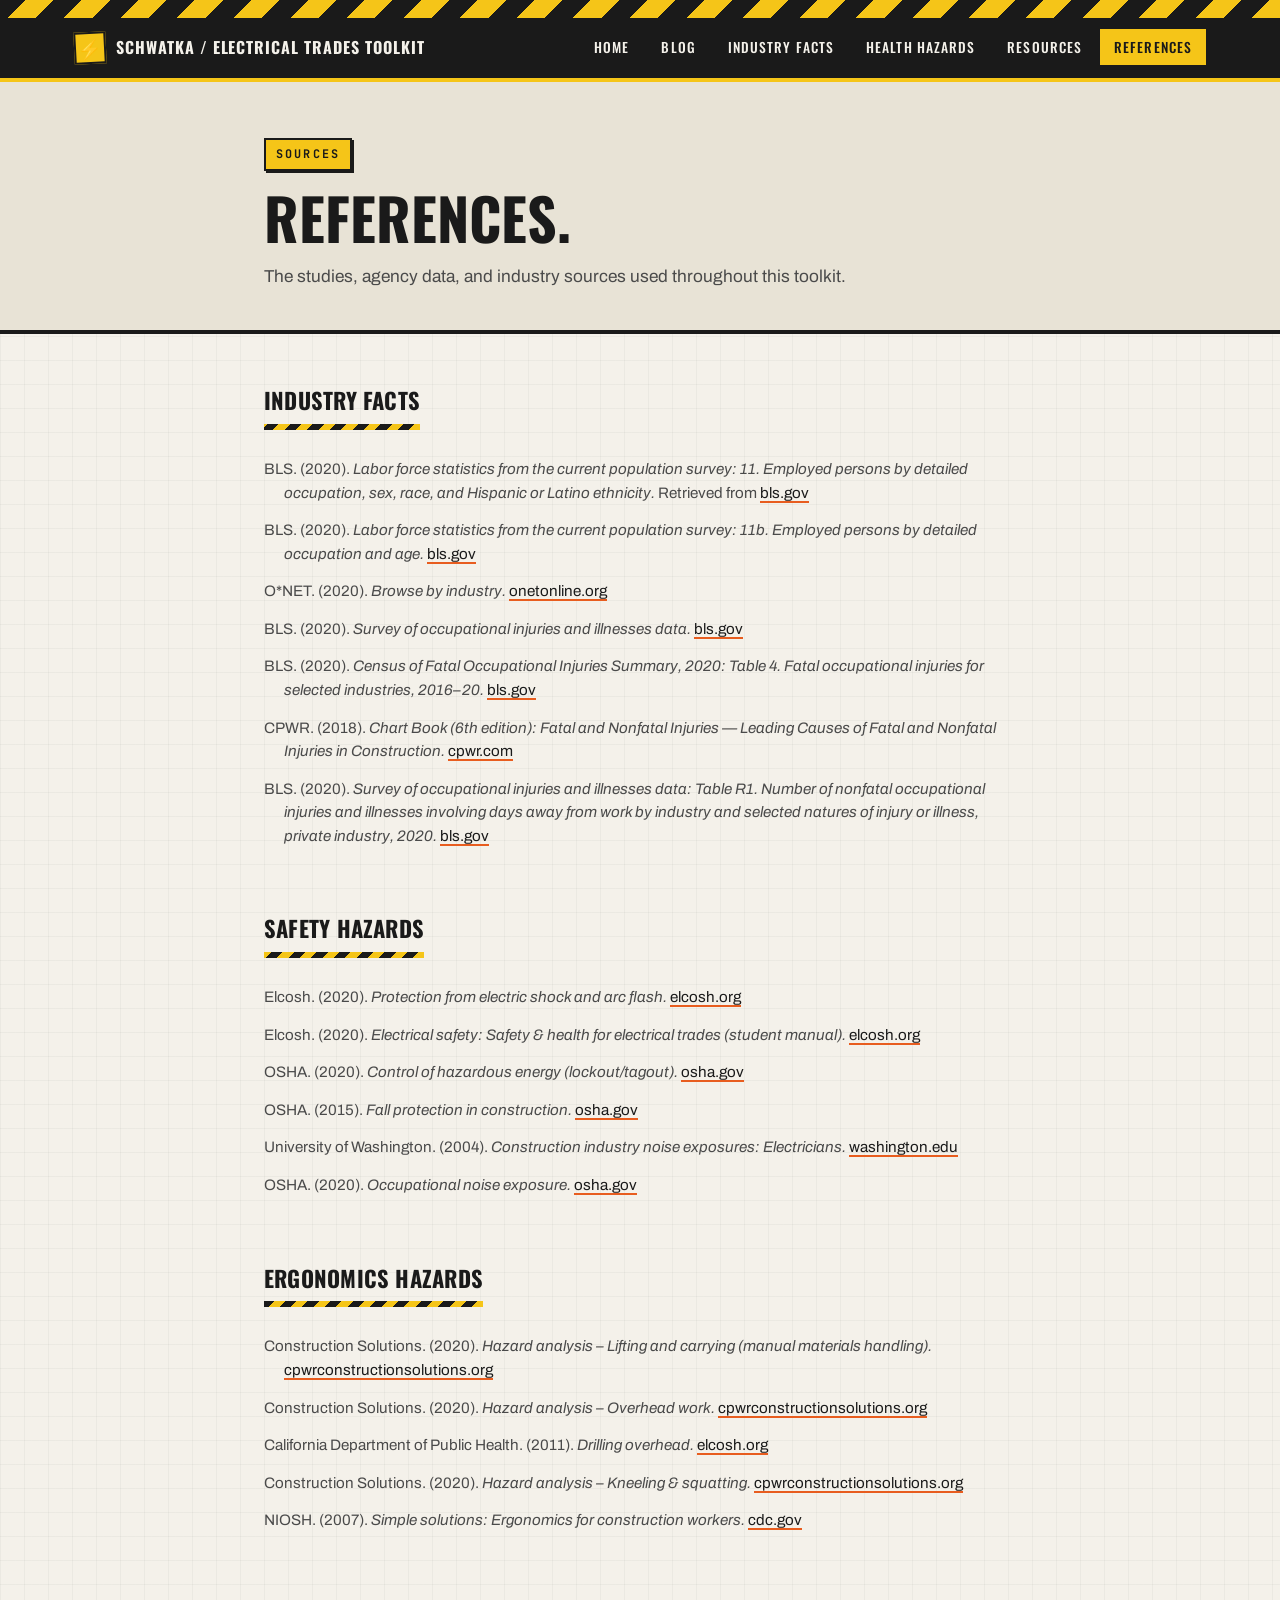
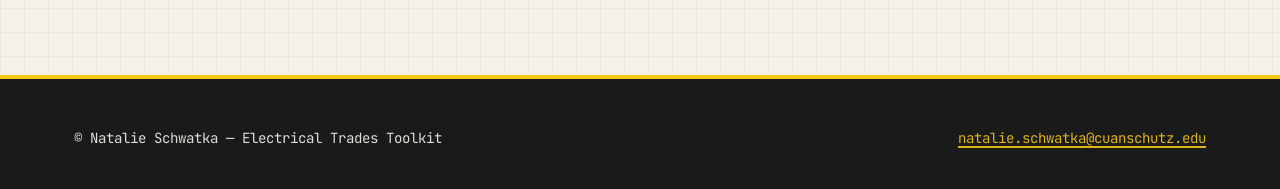
<file: references.html>
<!DOCTYPE html>
<html lang="en">
<head>
<meta charset="UTF-8">
<meta name="viewport" content="width=device-width, initial-scale=1.0">
<title>References — Electrical Trades Toolkit</title>
<link rel="stylesheet" href="styles.css">
</head>
<body>

<div class="hazard-stripe"></div>

<header class="site-header">
  <div class="header-inner">
    <div class="brand">
      <span class="brand-mark">⚡</span>
      <a href="index.html">Schwatka / Electrical Trades Toolkit</a>
    </div>
    <nav class="main-nav" aria-label="Main">
      <ul>
        <li><a href="index.html">Home</a></li>
        <li><a href="blog.html">Blog</a></li>
        <li><a href="industry-facts.html">Industry Facts</a></li>
        <li><a href="health-hazards.html">Health Hazards</a></li>
        <li><a href="resources.html">Resources</a></li>
        <li><a href="references.html" class="active">References</a></li>
      </ul>
    </nav>
  </div>
</header>

<section class="page-header">
  <div class="narrow">
    <div class="eyebrow">Sources</div>
    <h1>References.</h1>
    <p class="lede">The studies, agency data, and industry sources used throughout this toolkit.</p>
  </div>
</section>

<section class="refs-section">
  <div class="narrow">

    <h2>Industry facts</h2>
    <p>BLS. (2020). <em>Labor force statistics from the current population survey: 11. Employed persons by detailed occupation, sex, race, and Hispanic or Latino ethnicity.</em> Retrieved from <a href="https://www.bls.gov/cps/cpsaat11.htm" target="_blank" rel="noopener">bls.gov</a></p>
    <p>BLS. (2020). <em>Labor force statistics from the current population survey: 11b. Employed persons by detailed occupation and age.</em> <a href="https://www.bls.gov/cps/cpsaat11b.htm" target="_blank" rel="noopener">bls.gov</a></p>
    <p>O*NET. (2020). <em>Browse by industry.</em> <a href="https://www.onetonline.org/find/industry?i=23&g=Go" target="_blank" rel="noopener">onetonline.org</a></p>
    <p>BLS. (2020). <em>Survey of occupational injuries and illnesses data.</em> <a href="https://www.bls.gov/iif/soii-data.htm#summary" target="_blank" rel="noopener">bls.gov</a></p>
    <p>BLS. (2020). <em>Census of Fatal Occupational Injuries Summary, 2020: Table 4. Fatal occupational injuries for selected industries, 2016–20.</em> <a href="https://www.bls.gov/news.release/cfoi.t04.htm" target="_blank" rel="noopener">bls.gov</a></p>
    <p>CPWR. (2018). <em>Chart Book (6th edition): Fatal and Nonfatal Injuries — Leading Causes of Fatal and Nonfatal Injuries in Construction.</em> <a href="https://www.cpwr.com/research/data-center/the-construction-chart-book/chart-book-6th-edition-fatal-and-nonfatal-injuries-leading-causes-of-fatal-and-nonfatal-injuries-in-construction/" target="_blank" rel="noopener">cpwr.com</a></p>
    <p>BLS. (2020). <em>Survey of occupational injuries and illnesses data: Table R1. Number of nonfatal occupational injuries and illnesses involving days away from work by industry and selected natures of injury or illness, private industry, 2020.</em> <a href="https://www.bls.gov/iif/oshwc/osh/case/cd_r1_2020.htm" target="_blank" rel="noopener">bls.gov</a></p>

    <h2 style="margin-top:48px;">Safety hazards</h2>
    <p>Elcosh. (2020). <em>Protection from electric shock and arc flash.</em> <a href="http://elcosh.org/document/1672/d000580/Protection%2BFrom%2BElectric%2BShock%2Band%2BArc%2BFlash.html" target="_blank" rel="noopener">elcosh.org</a></p>
    <p>Elcosh. (2020). <em>Electrical safety: Safety &amp; health for electrical trades (student manual).</em> <a href="http://elcosh.org/document/1624/d000543/Electrical%2BSafety%253A%2BSafety%2B%2526%2BHealth%2Bfor%2BElectrical%2BTrades%2B%2528Student%2BManual%2529.html" target="_blank" rel="noopener">elcosh.org</a></p>
    <p>OSHA. (2020). <em>Control of hazardous energy (lockout/tagout).</em> <a href="https://www.osha.gov/SLTC/controlhazardousenergy/index.html" target="_blank" rel="noopener">osha.gov</a></p>
    <p>OSHA. (2015). <em>Fall protection in construction.</em> <a href="https://www.osha.gov/Publications/OSHA3146.pdf" target="_blank" rel="noopener">osha.gov</a></p>
    <p>University of Washington. (2004). <em>Construction industry noise exposures: Electricians.</em> <a href="http://depts.washington.edu/occnoise/content/electriciansIDweb.pdf" target="_blank" rel="noopener">washington.edu</a></p>
    <p>OSHA. (2020). <em>Occupational noise exposure.</em> <a href="https://www.osha.gov/SLTC/noisehearingconservation/index.html" target="_blank" rel="noopener">osha.gov</a></p>

    <h2 style="margin-top:48px;">Ergonomics hazards</h2>
    <p>Construction Solutions. (2020). <em>Hazard analysis – Lifting and carrying (manual materials handling).</em> <a href="http://www.cpwrconstructionsolutions.org/hazard/521/lifting-and-carrying-manual-materials-handling.html" target="_blank" rel="noopener">cpwrconstructionsolutions.org</a></p>
    <p>Construction Solutions. (2020). <em>Hazard analysis – Overhead work.</em> <a href="http://www.cpwrconstructionsolutions.org/hazard/534/overhead-work.html" target="_blank" rel="noopener">cpwrconstructionsolutions.org</a></p>
    <p>California Department of Public Health. (2011). <em>Drilling overhead.</em> <a href="http://elcosh.org/record/document/82/d001122.pdf" target="_blank" rel="noopener">elcosh.org</a></p>
    <p>Construction Solutions. (2020). <em>Hazard analysis – Kneeling &amp; squatting.</em> <a href="http://www.cpwrconstructionsolutions.org/hazard/557/kneeling-squatting.html" target="_blank" rel="noopener">cpwrconstructionsolutions.org</a></p>
    <p>NIOSH. (2007). <em>Simple solutions: Ergonomics for construction workers.</em> <a href="https://www.cdc.gov/niosh/docs/2007-122/pdfs/2007-122.pdf" target="_blank" rel="noopener">cdc.gov</a></p>

  </div>
</section>

<footer class="site-footer">
  <div class="container">
    <p>&copy; Natalie Schwatka — Electrical Trades Toolkit</p>
    <p><a href="mailto:natalie.schwatka@cuanschutz.edu">natalie.schwatka@cuanschutz.edu</a></p>
  </div>
</footer>

</body>
</html>
</file>
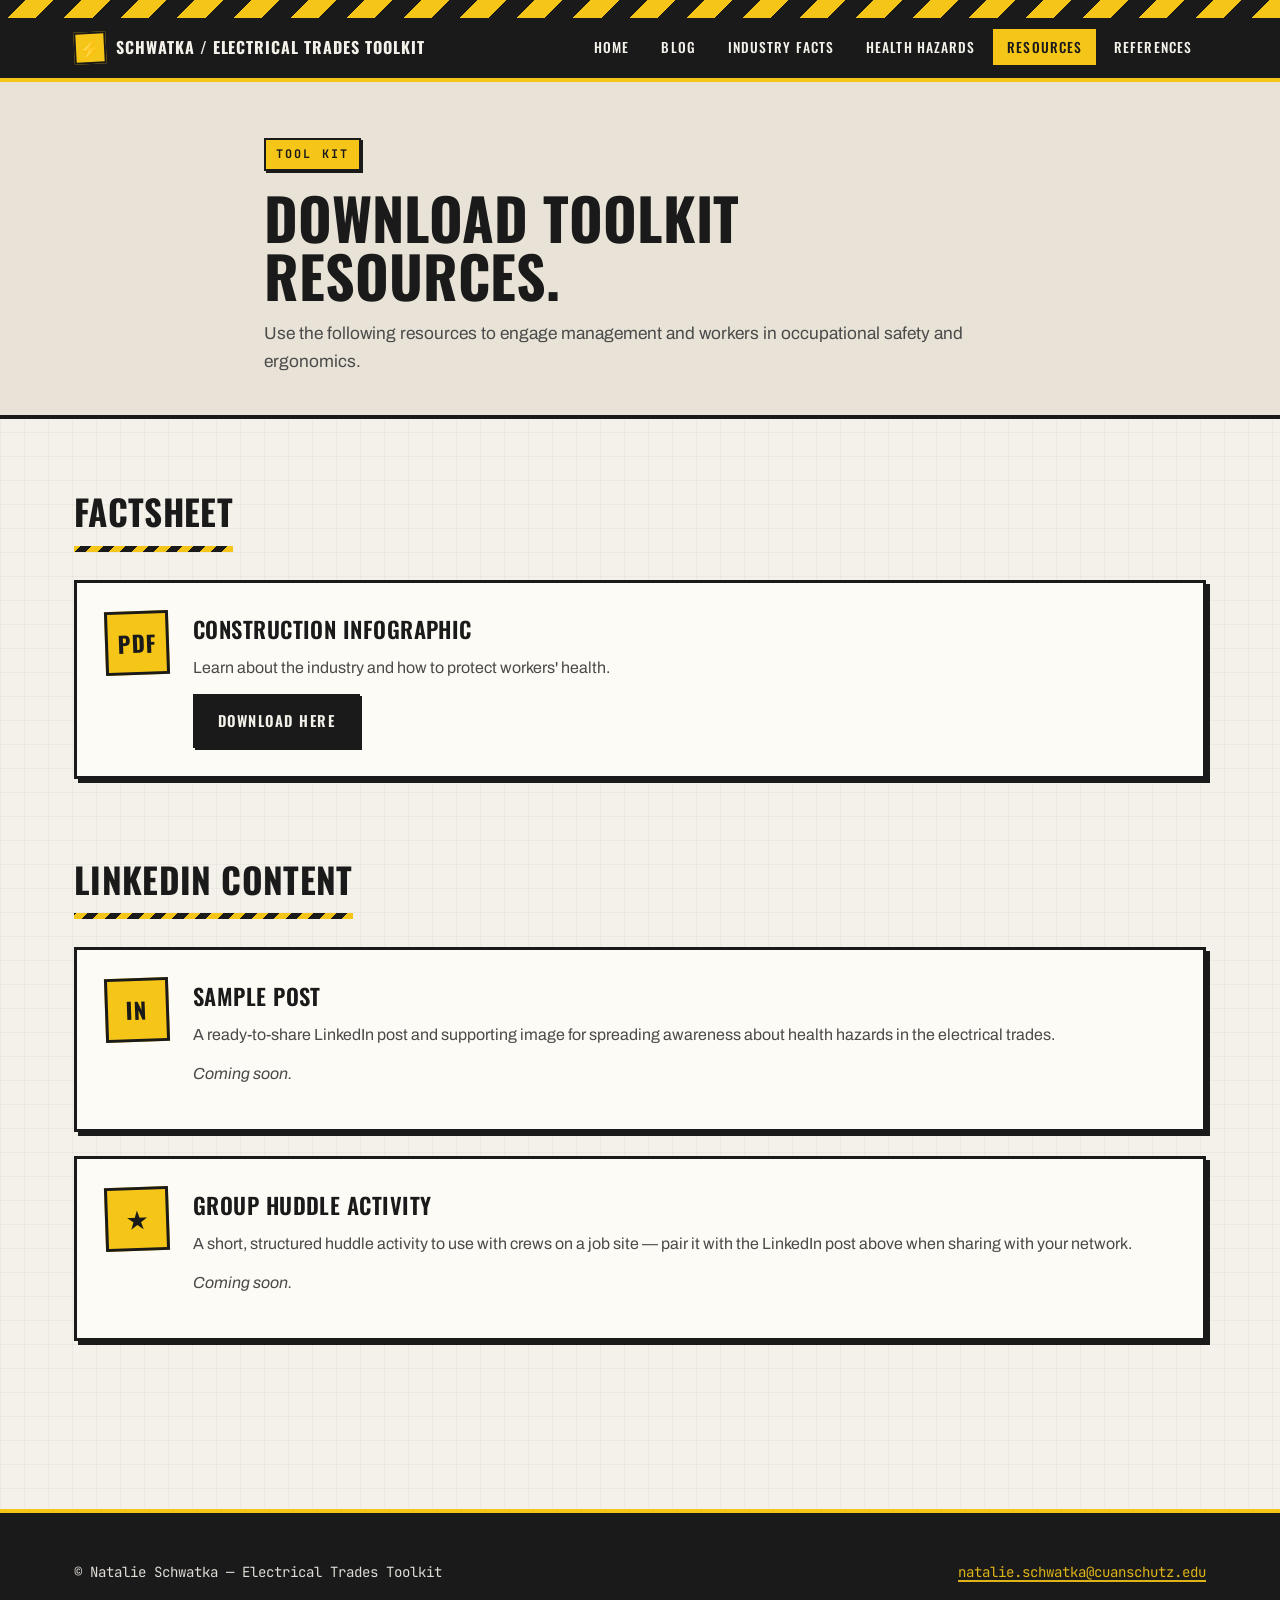
<file: resources.html>
<!DOCTYPE html>
<html lang="en">
<head>
<meta charset="UTF-8">
<meta name="viewport" content="width=device-width, initial-scale=1.0">
<title>Toolkit Resources — Electrical Trades Toolkit</title>
<link rel="stylesheet" href="styles.css">
</head>
<body>

<div class="hazard-stripe"></div>

<header class="site-header">
  <div class="header-inner">
    <div class="brand">
      <span class="brand-mark">⚡</span>
      <a href="index.html">Schwatka / Electrical Trades Toolkit</a>
    </div>
    <nav class="main-nav" aria-label="Main">
      <ul>
        <li><a href="index.html">Home</a></li>
        <li><a href="blog.html">Blog</a></li>
        <li><a href="industry-facts.html">Industry Facts</a></li>
        <li><a href="health-hazards.html">Health Hazards</a></li>
        <li><a href="resources.html" class="active">Resources</a></li>
        <li><a href="references.html">References</a></li>
      </ul>
    </nav>
  </div>
</header>

<section class="page-header">
  <div class="narrow">
    <div class="eyebrow">Tool Kit</div>
    <h1>Download toolkit resources.</h1>
    <p class="lede">Use the following resources to engage management and workers in occupational safety and ergonomics.</p>
  </div>
</section>

<section>
  <div class="container">

    <h2>Factsheet</h2>
    <div class="resource">
      <div class="resource-icon">PDF</div>
      <div class="resource-body">
        <h3>Construction infographic</h3>
        <p>Learn about the industry and how to protect workers' health.</p>
        <a class="btn" href="https://www.dropbox.com/s/me1pwbobkwa6bpm/Construction%20infographic%201.pdf?dl=0" target="_blank" rel="noopener">Download here</a>
      </div>
    </div>

    <h2 style="margin-top:48px;">LinkedIn content</h2>
    <div class="resource">
      <div class="resource-icon">IN</div>
      <div class="resource-body">
        <h3>Sample post</h3>
        <p>A ready-to-share LinkedIn post and supporting image for spreading awareness about health hazards in the electrical trades.</p>
        <p style="font-style:italic; color:var(--ink-soft);">Coming soon.</p>
      </div>
    </div>

    <div class="resource">
      <div class="resource-icon">★</div>
      <div class="resource-body">
        <h3>Group huddle activity</h3>
        <p>A short, structured huddle activity to use with crews on a job site — pair it with the LinkedIn post above when sharing with your network.</p>
        <p style="font-style:italic; color:var(--ink-soft);">Coming soon.</p>
      </div>
    </div>

  </div>
</section>

<footer class="site-footer">
  <div class="container">
    <p>&copy; Natalie Schwatka — Electrical Trades Toolkit</p>
    <p><a href="mailto:natalie.schwatka@cuanschutz.edu">natalie.schwatka@cuanschutz.edu</a></p>
  </div>
</footer>

</body>
</html>
</file>
<file: styles.css>
/* ---------- Fonts ---------- */
@import url('https://fonts.googleapis.com/css2?family=Oswald:wght@400;500;600;700&family=Archivo:wght@400;500;600;700;800;900&family=JetBrains+Mono:wght@400;700&display=swap');

/* ---------- Theme: Construction site ---------- */
:root {
  --bg: #f4f1ea;
  --bg-alt: #e8e3d6;
  --paper: #fdfbf5;
  --ink: #1a1a1a;
  --ink-soft: #4a4a4a;
  --rule: #2a2a2a;
  --hazard-yellow: #f5c518;
  --hazard-yellow-dark: #d9a800;
  --safety-orange: #e85d1f;
  --warning-red: #c8102e;
  --steel: #5a6470;
  --blueprint: #1e3a5f;
  --shadow-hard: 4px 4px 0 var(--ink);
  --shadow-soft: 2px 2px 0 var(--ink);
  --display: 'Oswald', 'Arial Narrow', sans-serif;
  --body: 'Archivo', system-ui, sans-serif;
  --mono: 'JetBrains Mono', monospace;
}

* { box-sizing: border-box; }

html { scroll-behavior: smooth; }

body {
  margin: 0;
  font-family: var(--body);
  font-size: 16px;
  line-height: 1.6;
  color: var(--ink);
  background-color: var(--bg);
  background-image:
    linear-gradient(rgba(26,26,26,0.04) 1px, transparent 1px),
    linear-gradient(90deg, rgba(26,26,26,0.04) 1px, transparent 1px);
  background-size: 24px 24px;
  -webkit-font-smoothing: antialiased;
}

img { max-width: 100%; height: auto; display: block; }

a {
  color: var(--ink);
  text-decoration: underline;
  text-decoration-color: var(--safety-orange);
  text-decoration-thickness: 2px;
  text-underline-offset: 3px;
  transition: background 0.15s ease;
}
a:hover {
  background: var(--hazard-yellow);
  text-decoration-color: var(--ink);
}

/* ---------- Layout ---------- */
.container { max-width: 1180px; margin: 0 auto; padding: 0 24px; }
.narrow { max-width: 800px; margin: 0 auto; padding: 0 24px; }

/* ---------- Hazard stripe ---------- */
.hazard-stripe {
  height: 18px;
  background: repeating-linear-gradient(
    -45deg,
    var(--hazard-yellow) 0,
    var(--hazard-yellow) 20px,
    var(--ink) 20px,
    var(--ink) 40px
  );
}
.hazard-stripe.thin { height: 10px; }

/* ---------- Header ---------- */
.site-header {
  background: var(--ink);
  color: var(--bg);
  border-bottom: 4px solid var(--hazard-yellow);
  position: sticky;
  top: 0;
  z-index: 50;
}
.header-inner {
  display: flex;
  align-items: center;
  justify-content: space-between;
  padding: 14px 24px;
  max-width: 1180px;
  margin: 0 auto;
  gap: 24px;
  flex-wrap: wrap;
}
.brand {
  font-family: var(--display);
  font-weight: 700;
  font-size: 1rem;
  letter-spacing: 0.06em;
  text-transform: uppercase;
  color: var(--bg);
  display: flex;
  align-items: center;
  gap: 10px;
}
.brand a { color: inherit; text-decoration: none; }
.brand a:hover { background: transparent; color: var(--hazard-yellow); }
.brand-mark {
  display: inline-block;
  width: 32px;
  height: 32px;
  background: var(--hazard-yellow);
  color: var(--ink);
  font-family: var(--display);
  font-weight: 700;
  font-size: 1.2rem;
  line-height: 28px;
  text-align: center;
  border: 2px solid var(--ink);
  transform: rotate(-3deg);
  flex-shrink: 0;
}

nav.main-nav ul {
  display: flex;
  gap: 4px;
  list-style: none;
  margin: 0;
  padding: 0;
  flex-wrap: wrap;
}
nav.main-nav a {
  color: var(--bg);
  font-family: var(--display);
  font-size: 0.85rem;
  font-weight: 500;
  letter-spacing: 0.08em;
  text-transform: uppercase;
  padding: 6px 12px;
  text-decoration: none;
  border: 2px solid transparent;
  transition: all 0.1s ease;
}
nav.main-nav a:hover {
  background: var(--hazard-yellow);
  color: var(--ink);
  border-color: var(--ink);
}
nav.main-nav a.active {
  background: var(--hazard-yellow);
  color: var(--ink);
  border-color: var(--hazard-yellow);
}

/* ---------- Hero ---------- */
.hero {
  padding: 80px 0 64px;
  position: relative;
  border-bottom: 4px solid var(--ink);
  background:
    radial-gradient(circle at 80% 10%, rgba(245,197,24,0.18) 0, transparent 50%),
    radial-gradient(circle at 10% 90%, rgba(232,93,31,0.12) 0, transparent 50%);
}
.hero .eyebrow {
  display: inline-block;
  font-family: var(--mono);
  font-size: 0.78rem;
  font-weight: 700;
  letter-spacing: 0.18em;
  text-transform: uppercase;
  color: var(--ink);
  background: var(--hazard-yellow);
  padding: 6px 12px;
  border: 2px solid var(--ink);
  margin-bottom: 24px;
  box-shadow: var(--shadow-soft);
}
.hero h1 {
  font-family: var(--display);
  font-weight: 700;
  font-size: clamp(2.6rem, 6vw, 5rem);
  line-height: 0.95;
  letter-spacing: -0.01em;
  text-transform: uppercase;
  margin: 0 0 24px;
  color: var(--ink);
}
.hero h1 .accent {
  background: var(--hazard-yellow);
  padding: 0 12px;
  display: inline-block;
  border: 3px solid var(--ink);
  box-shadow: var(--shadow-hard);
  transform: rotate(-1.5deg);
  margin: 0 4px;
}
.hero .lede {
  font-size: 1.15rem;
  color: var(--ink-soft);
  max-width: 660px;
  margin: 0;
  line-height: 1.55;
}

/* ---------- Page header ---------- */
.page-header {
  padding: 56px 0 40px;
  border-bottom: 4px solid var(--ink);
  background: var(--bg-alt);
  position: relative;
}
.page-header .eyebrow {
  display: inline-block;
  font-family: var(--mono);
  font-size: 0.74rem;
  font-weight: 700;
  letter-spacing: 0.18em;
  text-transform: uppercase;
  color: var(--ink);
  background: var(--hazard-yellow);
  padding: 5px 10px;
  border: 2px solid var(--ink);
  margin-bottom: 18px;
  box-shadow: var(--shadow-soft);
}
.page-header h1 {
  font-family: var(--display);
  font-weight: 700;
  font-size: clamp(2.2rem, 4.5vw, 3.6rem);
  line-height: 1;
  letter-spacing: 0;
  text-transform: uppercase;
  margin: 0 0 16px;
  color: var(--ink);
}
.page-header .lede {
  font-size: 1.08rem;
  color: var(--ink-soft);
  max-width: 740px;
  margin: 0;
}

/* ---------- Sections ---------- */
section { padding: 64px 0; position: relative; }

h2 {
  font-family: var(--display);
  font-weight: 700;
  font-size: clamp(1.6rem, 3vw, 2.2rem);
  letter-spacing: 0.01em;
  text-transform: uppercase;
  margin: 0 0 28px;
  color: var(--ink);
  padding-bottom: 12px;
  position: relative;
  display: inline-block;
}
h2::after {
  content: "";
  position: absolute;
  left: 0;
  bottom: 0;
  width: 100%;
  height: 6px;
  background: repeating-linear-gradient(
    -45deg,
    var(--hazard-yellow) 0,
    var(--hazard-yellow) 8px,
    var(--ink) 8px,
    var(--ink) 16px
  );
}
h3 {
  font-family: var(--display);
  font-weight: 600;
  font-size: 1.4rem;
  letter-spacing: 0.02em;
  text-transform: uppercase;
  margin: 0 0 12px;
  color: var(--ink);
}

p { margin: 0 0 1em; }

/* ---------- Cards ---------- */
.card-grid {
  display: grid;
  grid-template-columns: repeat(auto-fit, minmax(260px, 1fr));
  gap: 24px;
}

.card {
  background: var(--paper);
  border: 3px solid var(--ink);
  padding: 28px;
  transition: transform 0.15s ease, box-shadow 0.15s ease;
  box-shadow: var(--shadow-hard);
  position: relative;
}
.card::before {
  content: "";
  position: absolute;
  top: -3px;
  left: -3px;
  right: -3px;
  height: 8px;
  background: var(--hazard-yellow);
}
.card:hover {
  transform: translate(-2px, -2px);
  box-shadow: 6px 6px 0 var(--ink);
}
.card h3 { margin-top: 8px; }
.card a.card-link {
  font-family: var(--display);
  letter-spacing: 0.08em;
  text-transform: uppercase;
  font-weight: 600;
  font-size: 0.9rem;
  display: inline-flex;
  align-items: center;
  gap: 8px;
  margin-top: 12px;
  background: var(--ink);
  color: var(--bg);
  padding: 8px 14px;
  text-decoration: none;
}
.card a.card-link:hover {
  background: var(--hazard-yellow);
  color: var(--ink);
}
.card a.card-link::after { content: "→"; }

/* ---------- Stats ---------- */
.stats-grid {
  display: grid;
  grid-template-columns: repeat(auto-fit, minmax(220px, 1fr));
  gap: 20px;
  margin: 32px 0;
}
.stat {
  background: var(--paper);
  border: 3px solid var(--ink);
  padding: 24px;
  position: relative;
  box-shadow: var(--shadow-hard);
}
.stat::before {
  content: "";
  position: absolute;
  top: 0; left: 0;
  width: 100%;
  height: 6px;
  background: var(--safety-orange);
}
.stat .number {
  font-family: var(--display);
  font-weight: 700;
  font-size: 3rem;
  line-height: 1;
  letter-spacing: -0.02em;
  color: var(--ink);
  margin-bottom: 8px;
  margin-top: 8px;
}
.stat .label {
  font-family: var(--display);
  font-weight: 600;
  text-transform: uppercase;
  letter-spacing: 0.04em;
  margin-bottom: 6px;
}
.stat .desc {
  color: var(--ink-soft);
  font-size: 0.92rem;
}

/* ---------- Hazard cards ---------- */
.hazard {
  background: var(--paper);
  border: 3px solid var(--ink);
  padding: 32px;
  margin-bottom: 28px;
  position: relative;
  box-shadow: var(--shadow-hard);
}
.hazard::before {
  content: "";
  position: absolute;
  top: 0;
  left: 0;
  width: 100%;
  height: 12px;
  background: repeating-linear-gradient(
    -45deg,
    var(--hazard-yellow) 0,
    var(--hazard-yellow) 14px,
    var(--ink) 14px,
    var(--ink) 28px
  );
}
.hazard > * { position: relative; }
.hazard > *:first-child { margin-top: 16px; }

.hazard-tag {
  display: inline-flex;
  align-items: center;
  gap: 8px;
  font-family: var(--display);
  font-size: 0.78rem;
  font-weight: 700;
  letter-spacing: 0.14em;
  text-transform: uppercase;
  padding: 6px 12px;
  margin-bottom: 14px;
  border: 2px solid var(--ink);
}
.hazard-tag::before {
  content: "⚠";
  font-size: 0.95rem;
}
.hazard-tag.safety {
  background: var(--warning-red);
  color: var(--paper);
}
.hazard-tag.ergo {
  background: var(--blueprint);
  color: var(--paper);
}
.hazard h3 { margin-top: 0; font-size: 1.6rem; }
.hazard dl { margin: 0; }
.hazard dt {
  font-family: var(--display);
  font-weight: 700;
  font-size: 0.85rem;
  text-transform: uppercase;
  letter-spacing: 0.08em;
  color: var(--safety-orange);
  margin-top: 18px;
  margin-bottom: 6px;
  padding-bottom: 4px;
  border-bottom: 2px solid var(--ink);
}
.hazard dd { margin: 0 0 4px; }
.hazard ul { margin: 6px 0 0; padding-left: 20px; }
.hazard ul li { margin-bottom: 6px; }
.hazard em {
  font-style: normal;
  font-family: var(--mono);
  font-size: 0.82rem;
  background: var(--bg-alt);
  padding: 1px 6px;
  border: 1px solid var(--ink);
}

/* ---------- Article ---------- */
.article { padding: 48px 0 80px; }
.article .meta {
  font-family: var(--mono);
  font-size: 0.9rem;
  color: var(--ink-soft);
  margin-bottom: 32px;
}
.article h2 {
  font-size: 1.6rem;
  margin-top: 48px;
  margin-bottom: 16px;
}
.article p { font-size: 1.05rem; line-height: 1.7; }
.article ul { padding-left: 22px; }
.article .references {
  margin-top: 56px;
  padding: 32px;
  background: var(--bg-alt);
  border: 3px solid var(--ink);
  box-shadow: var(--shadow-hard);
}
.article .references h2 {
  font-size: 1.3rem;
  margin-top: 0;
}
.article .references p {
  font-size: 0.88rem;
  margin-bottom: 12px;
  line-height: 1.5;
}

/* ---------- References page ---------- */
.refs-section { padding: 48px 0; }
.refs-section h2 { font-size: 1.4rem; }
.refs-section p {
  font-size: 0.95rem;
  margin-bottom: 14px;
  padding-left: 20px;
  text-indent: -20px;
  color: var(--ink-soft);
  line-height: 1.55;
}

/* ---------- Resources ---------- */
.resource {
  background: var(--paper);
  border: 3px solid var(--ink);
  padding: 28px;
  margin-bottom: 24px;
  display: flex;
  gap: 24px;
  align-items: flex-start;
  flex-wrap: wrap;
  box-shadow: var(--shadow-hard);
  position: relative;
}
.resource-icon {
  width: 64px;
  height: 64px;
  background: var(--hazard-yellow);
  color: var(--ink);
  border: 3px solid var(--ink);
  display: flex;
  align-items: center;
  justify-content: center;
  font-family: var(--display);
  font-weight: 700;
  font-size: 1.4rem;
  letter-spacing: 0.05em;
  flex-shrink: 0;
  transform: rotate(-2deg);
}
.resource-body { flex: 1; min-width: 220px; }
.resource h3 { margin-bottom: 8px; }
.resource p { margin-bottom: 14px; color: var(--ink-soft); }

.btn {
  display: inline-block;
  background: var(--ink);
  color: var(--bg);
  padding: 12px 22px;
  font-family: var(--display);
  font-weight: 600;
  font-size: 0.92rem;
  letter-spacing: 0.1em;
  text-transform: uppercase;
  text-decoration: none;
  border: 3px solid var(--ink);
  box-shadow: var(--shadow-soft);
  transition: all 0.1s ease;
}
.btn:hover {
  background: var(--hazard-yellow);
  color: var(--ink);
  transform: translate(-1px, -1px);
  box-shadow: 3px 3px 0 var(--ink);
}

/* ---------- Footer ---------- */
.site-footer {
  background: var(--ink);
  color: var(--bg);
  padding: 48px 0 40px;
  margin-top: 80px;
  border-top: 4px solid var(--hazard-yellow);
}
.site-footer .container {
  display: flex;
  justify-content: space-between;
  align-items: center;
  flex-wrap: wrap;
  gap: 16px;
}
.site-footer p {
  margin: 0;
  font-family: var(--mono);
  font-size: 0.88rem;
  opacity: 0.9;
}
.site-footer a {
  color: var(--hazard-yellow);
  text-decoration-color: var(--hazard-yellow);
}
.site-footer a:hover {
  background: var(--hazard-yellow);
  color: var(--ink);
}

/* ---------- Mobile ---------- */
@media (max-width: 700px) {
  body { font-size: 15px; }
  .header-inner { padding: 12px 16px; }
  nav.main-nav ul { gap: 2px; }
  nav.main-nav a { padding: 5px 9px; font-size: 0.75rem; letter-spacing: 0.05em; }
  .hero { padding: 56px 0 44px; }
  .hero h1 .accent { transform: rotate(0); }
  section { padding: 48px 0; }
  .resource { gap: 16px; }
  .stat .number { font-size: 2.4rem; }
  .hazard { padding: 24px; }
  .card { padding: 22px; }
}
</file>
